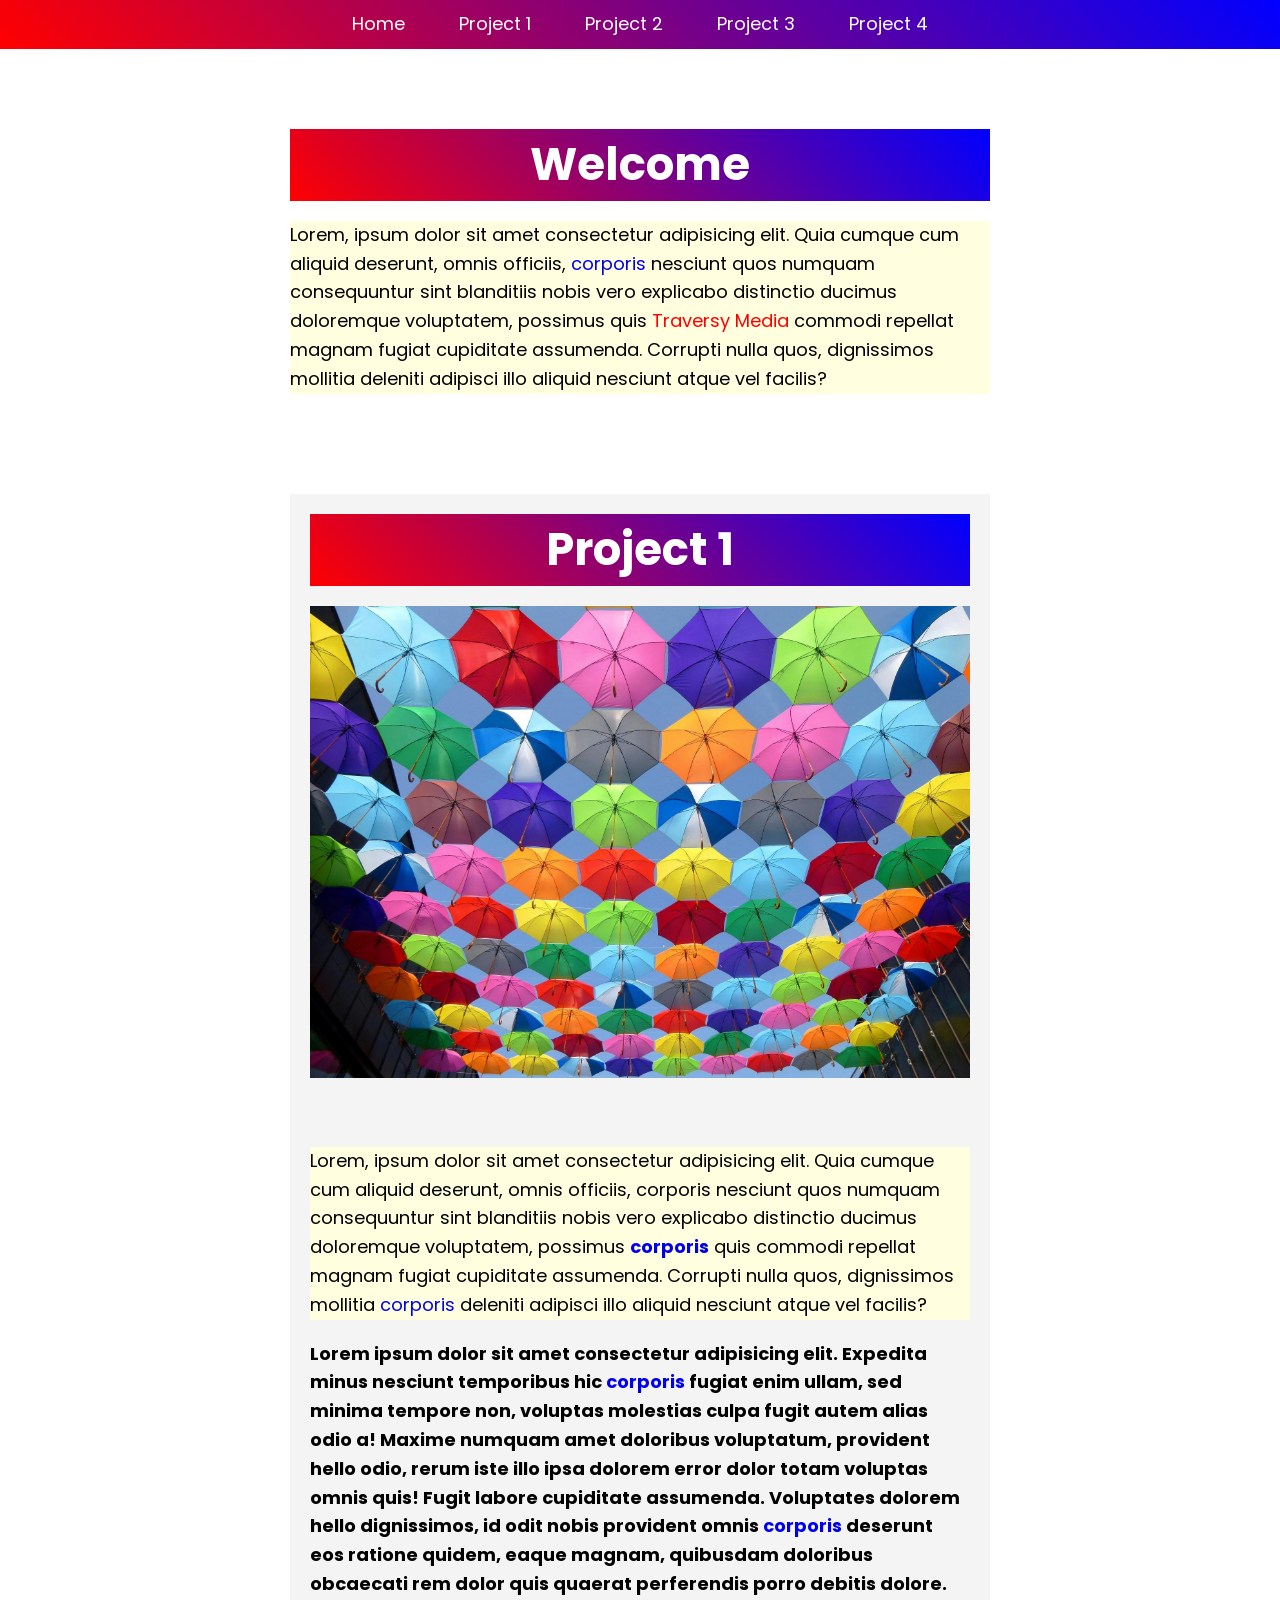
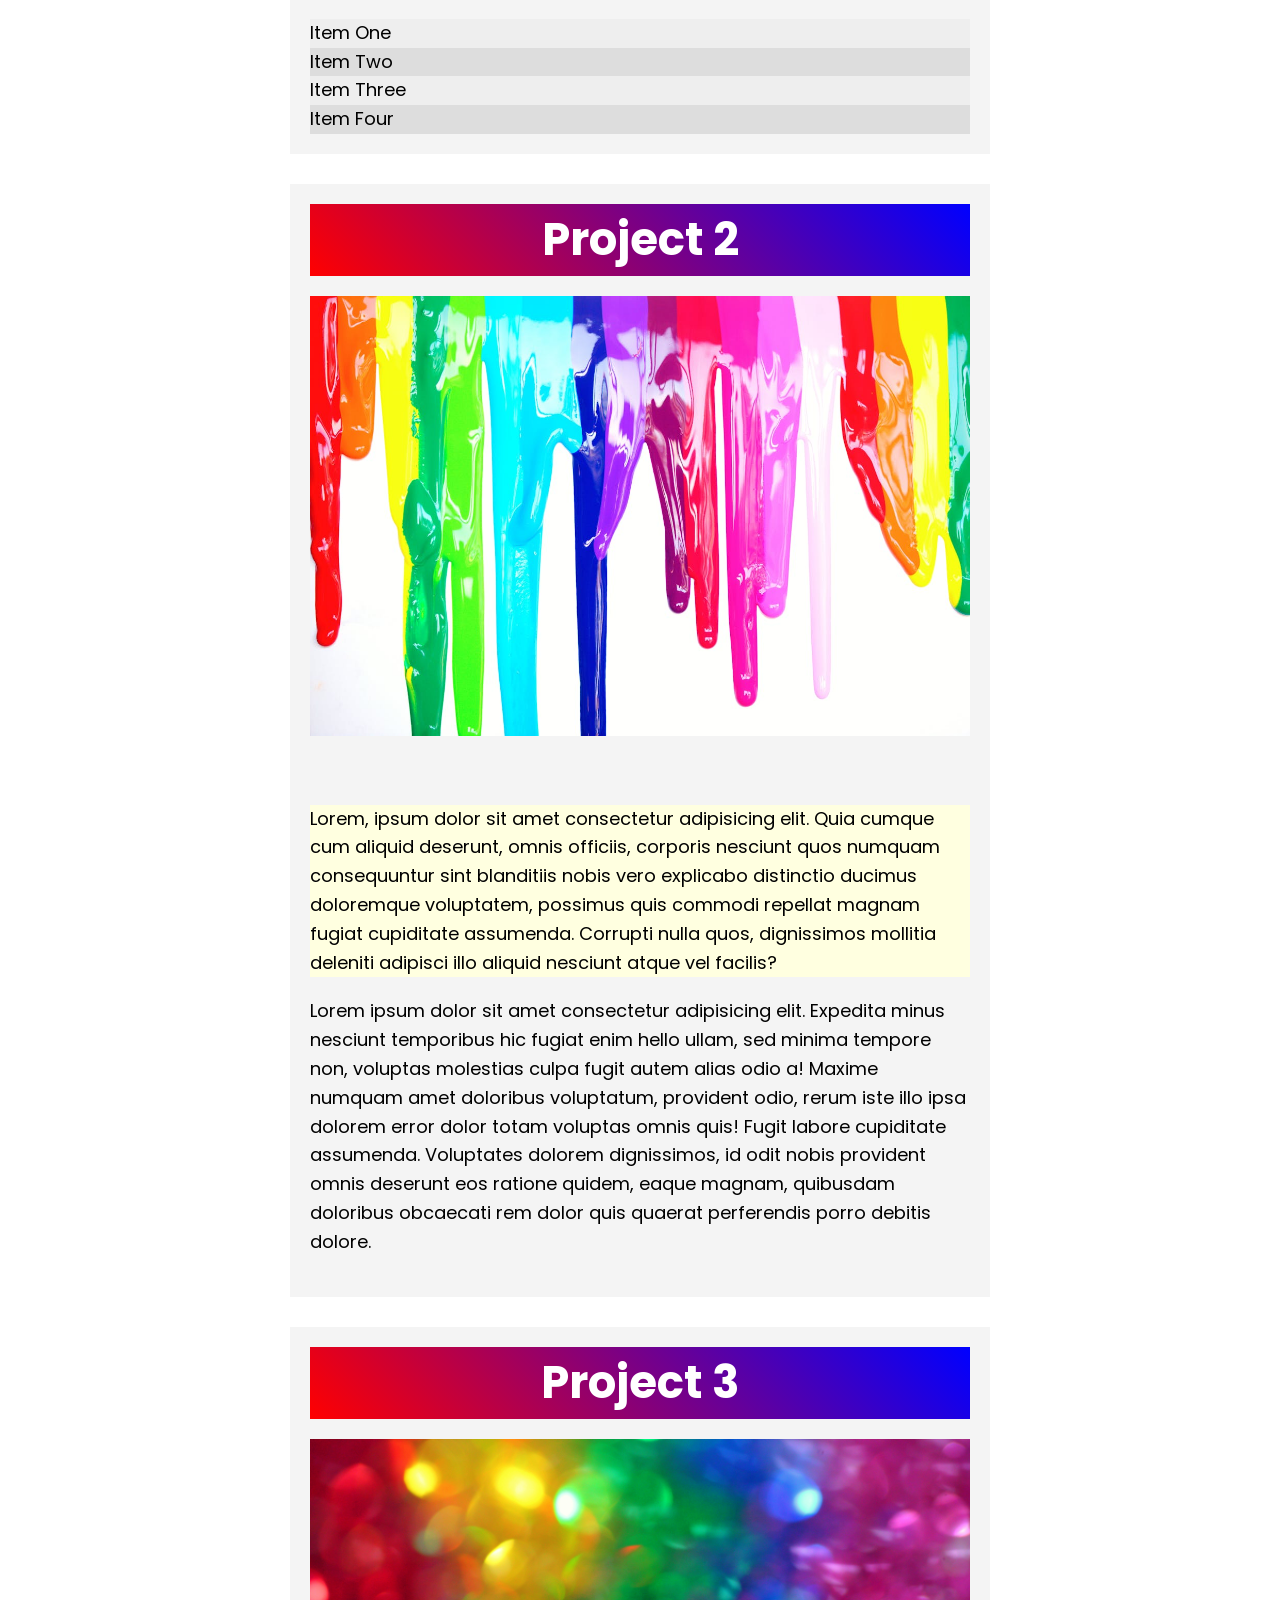
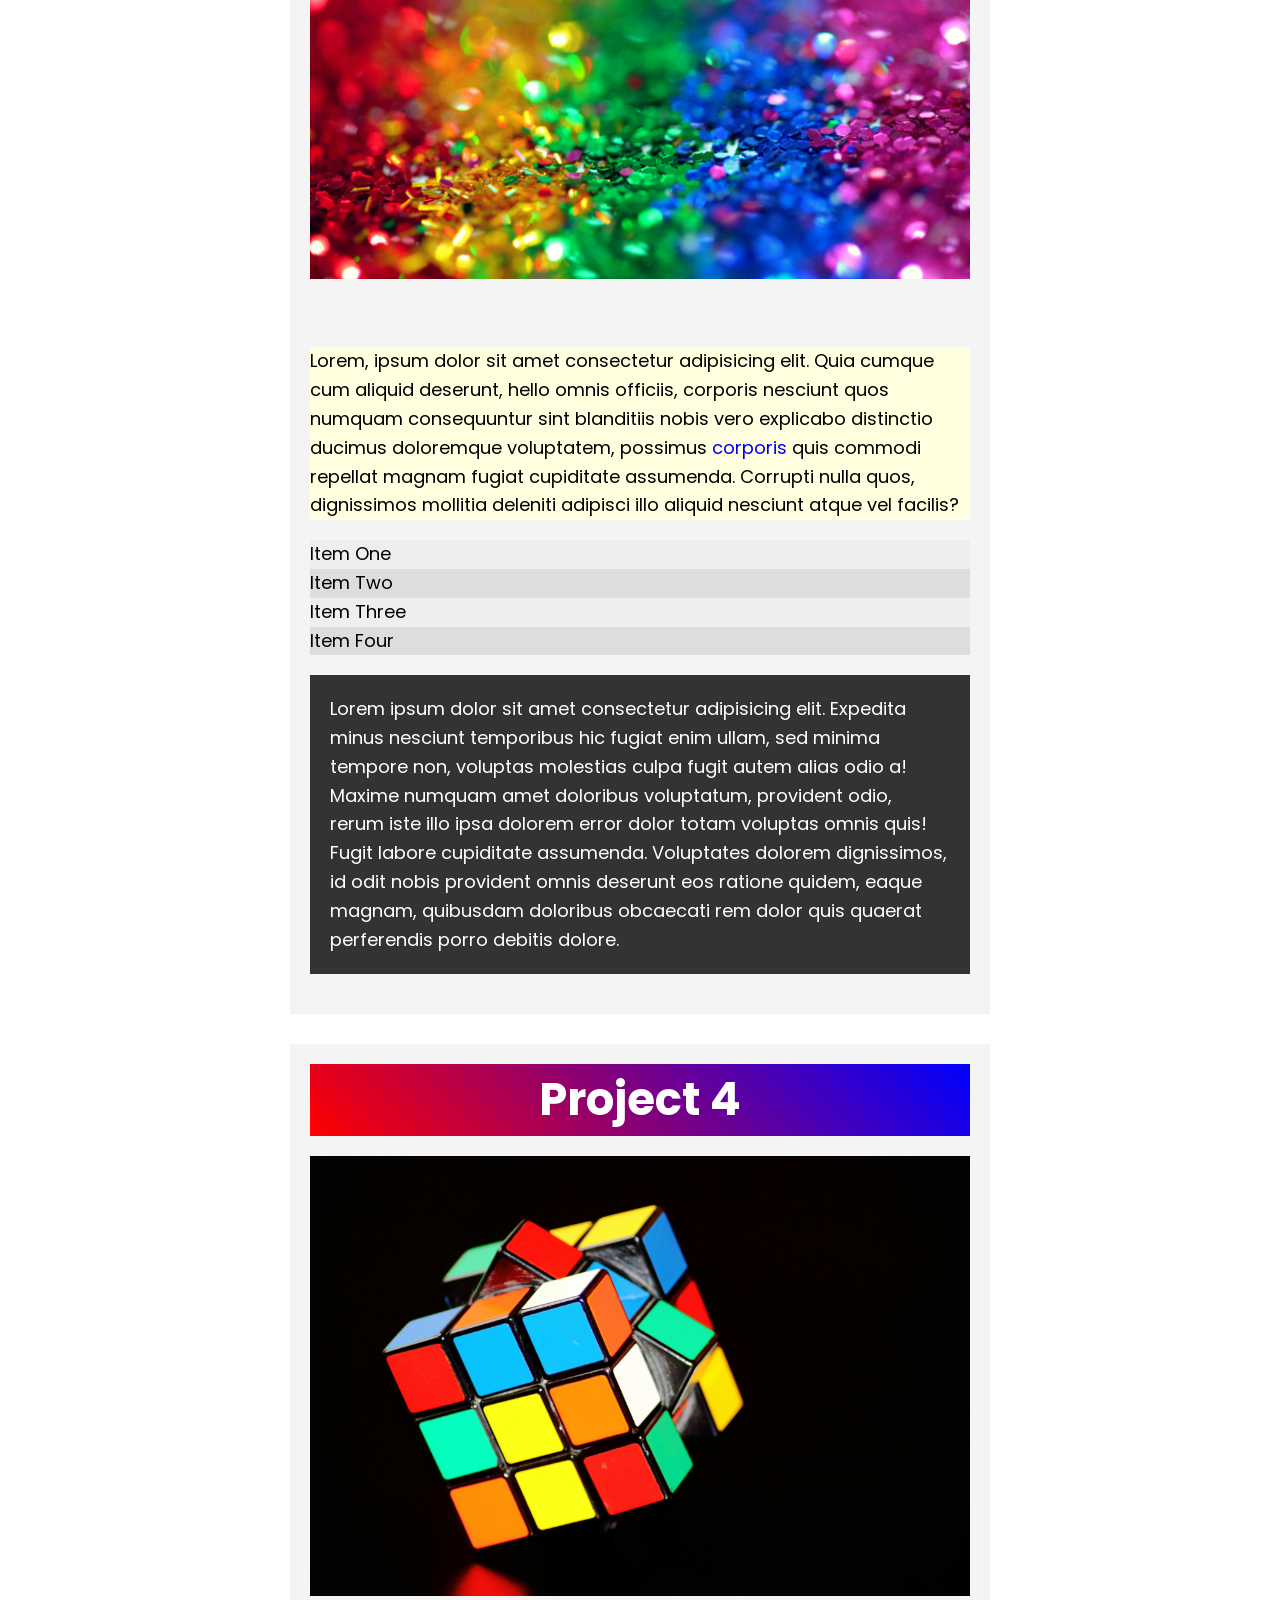
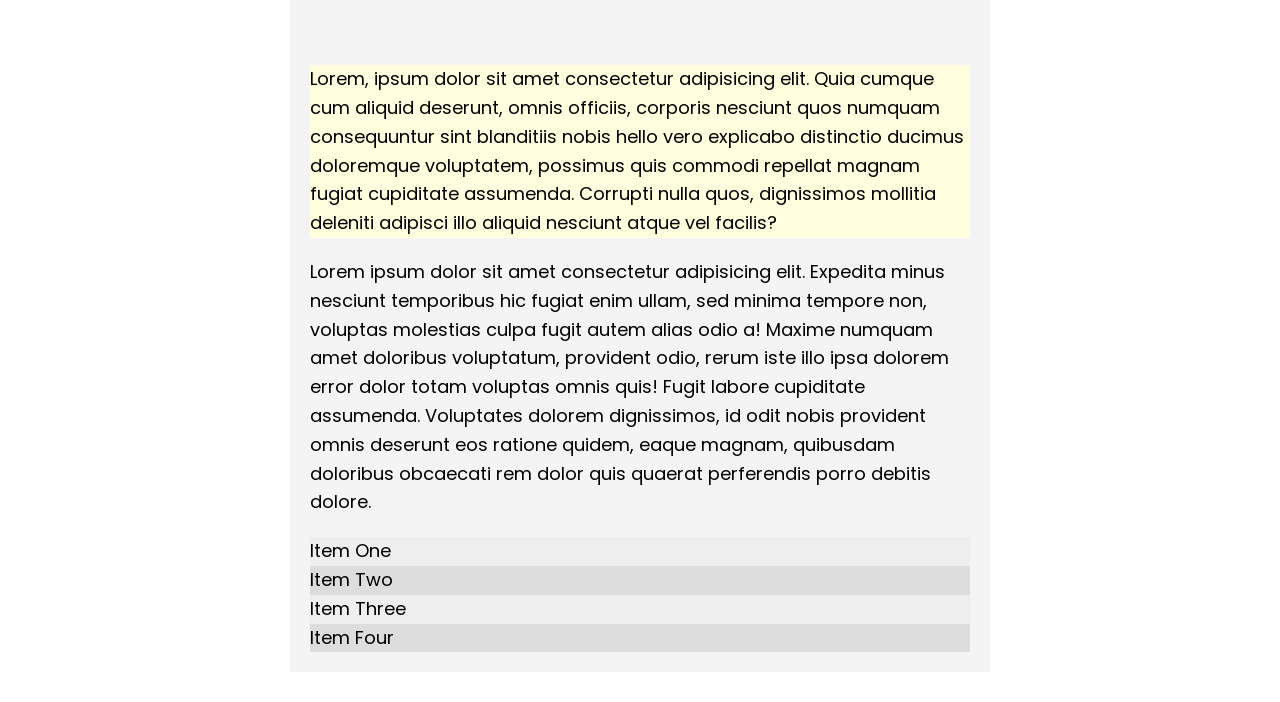
<file: 13-Advanced Selectors/index.html>
<!DOCTYPE html>
<html lang="en">
  <head>
    <meta charset="UTF-8" />
    <meta name="viewport" content="width=device-width, initial-scale=1.0" />
    <link rel="preconnect" href="https://fonts.googleapis.com" />
    <link rel="preconnect" href="https://fonts.gstatic.com" crossorigin />
    <link
      href="https://fonts.googleapis.com/css2?family=Poppins:wght@300;400;500;600;700;800&display=swap"
      rel="stylesheet"
    />
    <link rel="stylesheet" href="styles.css" />
    <title>HTML & CSS Sandbox</title>
  </head>
  <body>
    <header class="header">
      <nav class="menu">
        <ul>
          <li><a href="#home">Home</a></li>
          <li><a href="#project-1">Project 1</a></li>
          <li><a href="#project-2">Project 2</a></li>
          <li><a href="#project-3">Project 3</a></li>
          <li><a href="#project-4">Project 4</a></li>
        </ul>
      </nav>
    </header>

    <main class="container">
      <section id="home" class="section">
        <h2>Welcome</h2>
        <p>
          Lorem, ipsum dolor sit amet consectetur adipisicing elit. Quia cumque
          cum aliquid deserunt, omnis officiis,
          <a href="#">corporis</a> nesciunt quos numquam consequuntur sint
          blanditiis nobis vero explicabo distinctio ducimus doloremque
          voluptatem, possimus quis
          <a href="https://traversymedia.com">Traversy Media</a> commodi
          repellat magnam fugiat cupiditate assumenda. Corrupti nulla quos,
          dignissimos mollitia deleniti adipisci illo aliquid nesciunt atque vel
          facilis?
        </p>
      </section>

      <section id="project-1" class="section">
        <h2>Project 1</h2>
        <img src="./project1.jpg" alt="" />
        <p>
          Lorem, ipsum dolor sit amet consectetur adipisicing elit. Quia cumque
          cum aliquid deserunt, omnis officiis, corporis nesciunt quos numquam
          consequuntur sint blanditiis nobis vero explicabo distinctio ducimus
          doloremque voluptatem, possimus <a href="#">corporis</a> quis commodi
          repellat magnam fugiat cupiditate assumenda. Corrupti nulla quos,
          dignissimos mollitia <a href="#">corporis</a> deleniti adipisci illo
          aliquid nesciunt atque vel facilis?
        </p>

        <p>
          Lorem ipsum dolor sit amet consectetur adipisicing elit. Expedita
          minus nesciunt temporibus hic <a href="#">corporis</a> fugiat enim
          ullam, sed minima tempore non, voluptas molestias culpa fugit autem
          alias odio a! Maxime numquam amet doloribus voluptatum, provident
          hello odio, rerum iste illo ipsa dolorem error dolor totam voluptas
          omnis quis! Fugit labore cupiditate assumenda. Voluptates dolorem
          <span>hello</span> dignissimos, id odit nobis provident omnis
          <a href="#">corporis</a> deserunt eos ratione quidem, eaque magnam,
          quibusdam doloribus obcaecati rem dolor quis quaerat perferendis porro
          debitis dolore.
        </p>

        <ul>
          <li>Item One</li>
          <li>Item Two</li>
          <li>Item Three</li>
          <li>Item Four</li>
        </ul>
      </section>

      <section id="project-2" class="section">
        <h2>Project 2</h2>
        <img src="./project2.jpg" alt="" />
        <p>
          Lorem, ipsum dolor sit amet consectetur adipisicing elit. Quia cumque
          cum aliquid deserunt, omnis officiis, corporis nesciunt quos numquam
          consequuntur sint blanditiis nobis vero explicabo distinctio ducimus
          doloremque voluptatem, possimus quis commodi repellat magnam fugiat
          cupiditate assumenda. Corrupti nulla quos, dignissimos mollitia
          deleniti adipisci illo aliquid nesciunt atque vel facilis?
        </p>

        <p>
          Lorem ipsum dolor sit amet consectetur adipisicing elit. Expedita
          minus nesciunt temporibus hic fugiat enim hello ullam, sed minima
          tempore non, voluptas molestias culpa fugit autem alias odio a! Maxime
          numquam amet doloribus voluptatum, provident odio, rerum iste illo
          ipsa dolorem error dolor totam voluptas omnis quis! Fugit labore
          cupiditate assumenda. Voluptates dolorem dignissimos, id odit nobis
          provident omnis deserunt eos ratione quidem, eaque magnam, quibusdam
          doloribus obcaecati rem dolor quis quaerat perferendis porro debitis
          dolore.
        </p>
      </section>

      <section id="project-3" class="section">
        <h2>Project 3</h2>
        <img src="./project3.jpg" alt="" />
        <p>
          Lorem, ipsum dolor sit amet consectetur adipisicing elit. Quia cumque
          cum aliquid deserunt, <span>hello</span> omnis officiis, corporis
          nesciunt quos numquam consequuntur sint blanditiis nobis vero
          explicabo distinctio ducimus doloremque voluptatem, possimus
          <a href="#">corporis</a> quis commodi repellat magnam fugiat
          cupiditate assumenda. Corrupti nulla quos, dignissimos mollitia
          deleniti adipisci illo aliquid nesciunt atque vel facilis?
        </p>
        <ul>
          <li>Item One</li>
          <li>Item Two</li>
          <li>Item Three</li>
          <li>Item Four</li>
        </ul>
        <p>
          Lorem ipsum dolor sit amet consectetur adipisicing elit. Expedita
          minus nesciunt temporibus hic fugiat enim ullam, sed minima tempore
          non, voluptas molestias culpa fugit autem alias odio a! Maxime numquam
          amet doloribus voluptatum, provident odio, rerum iste illo ipsa
          dolorem error dolor totam voluptas omnis quis! Fugit labore cupiditate
          assumenda. Voluptates dolorem dignissimos, id odit nobis provident
          omnis deserunt eos ratione quidem, eaque magnam, quibusdam doloribus
          obcaecati rem dolor quis quaerat perferendis porro debitis dolore.
        </p>
      </section>

      <section id="project-4" class="section">
        <h2>Project 4</h2>
        <img src="./project4.jpg" alt="" />
        <p>
          Lorem, ipsum dolor sit amet consectetur adipisicing elit. Quia cumque
          cum aliquid deserunt, omnis officiis, corporis nesciunt quos numquam
          consequuntur sint blanditiis nobis <span>hello</span> vero explicabo
          distinctio ducimus doloremque voluptatem, possimus quis commodi
          repellat magnam fugiat cupiditate assumenda. Corrupti nulla quos,
          dignissimos mollitia deleniti adipisci illo aliquid nesciunt atque vel
          facilis?
        </p>

        <p>
          Lorem ipsum dolor sit amet consectetur adipisicing elit. Expedita
          minus nesciunt temporibus hic fugiat enim ullam, sed minima tempore
          non, voluptas molestias culpa fugit autem alias odio a! Maxime numquam
          amet doloribus voluptatum, provident odio, rerum iste illo ipsa
          dolorem error dolor totam voluptas omnis quis! Fugit labore cupiditate
          assumenda. Voluptates dolorem dignissimos, id odit nobis provident
          omnis deserunt eos ratione quidem, eaque magnam, quibusdam doloribus
          obcaecati rem dolor quis quaerat perferendis porro debitis dolore.
        </p>

        <ul>
          <li>Item One</li>
          <li>Item Two</li>
          <li>Item Three</li>
          <li>Item Four</li>
        </ul>
      </section>
    </main>
  </body>
</html>
</file>
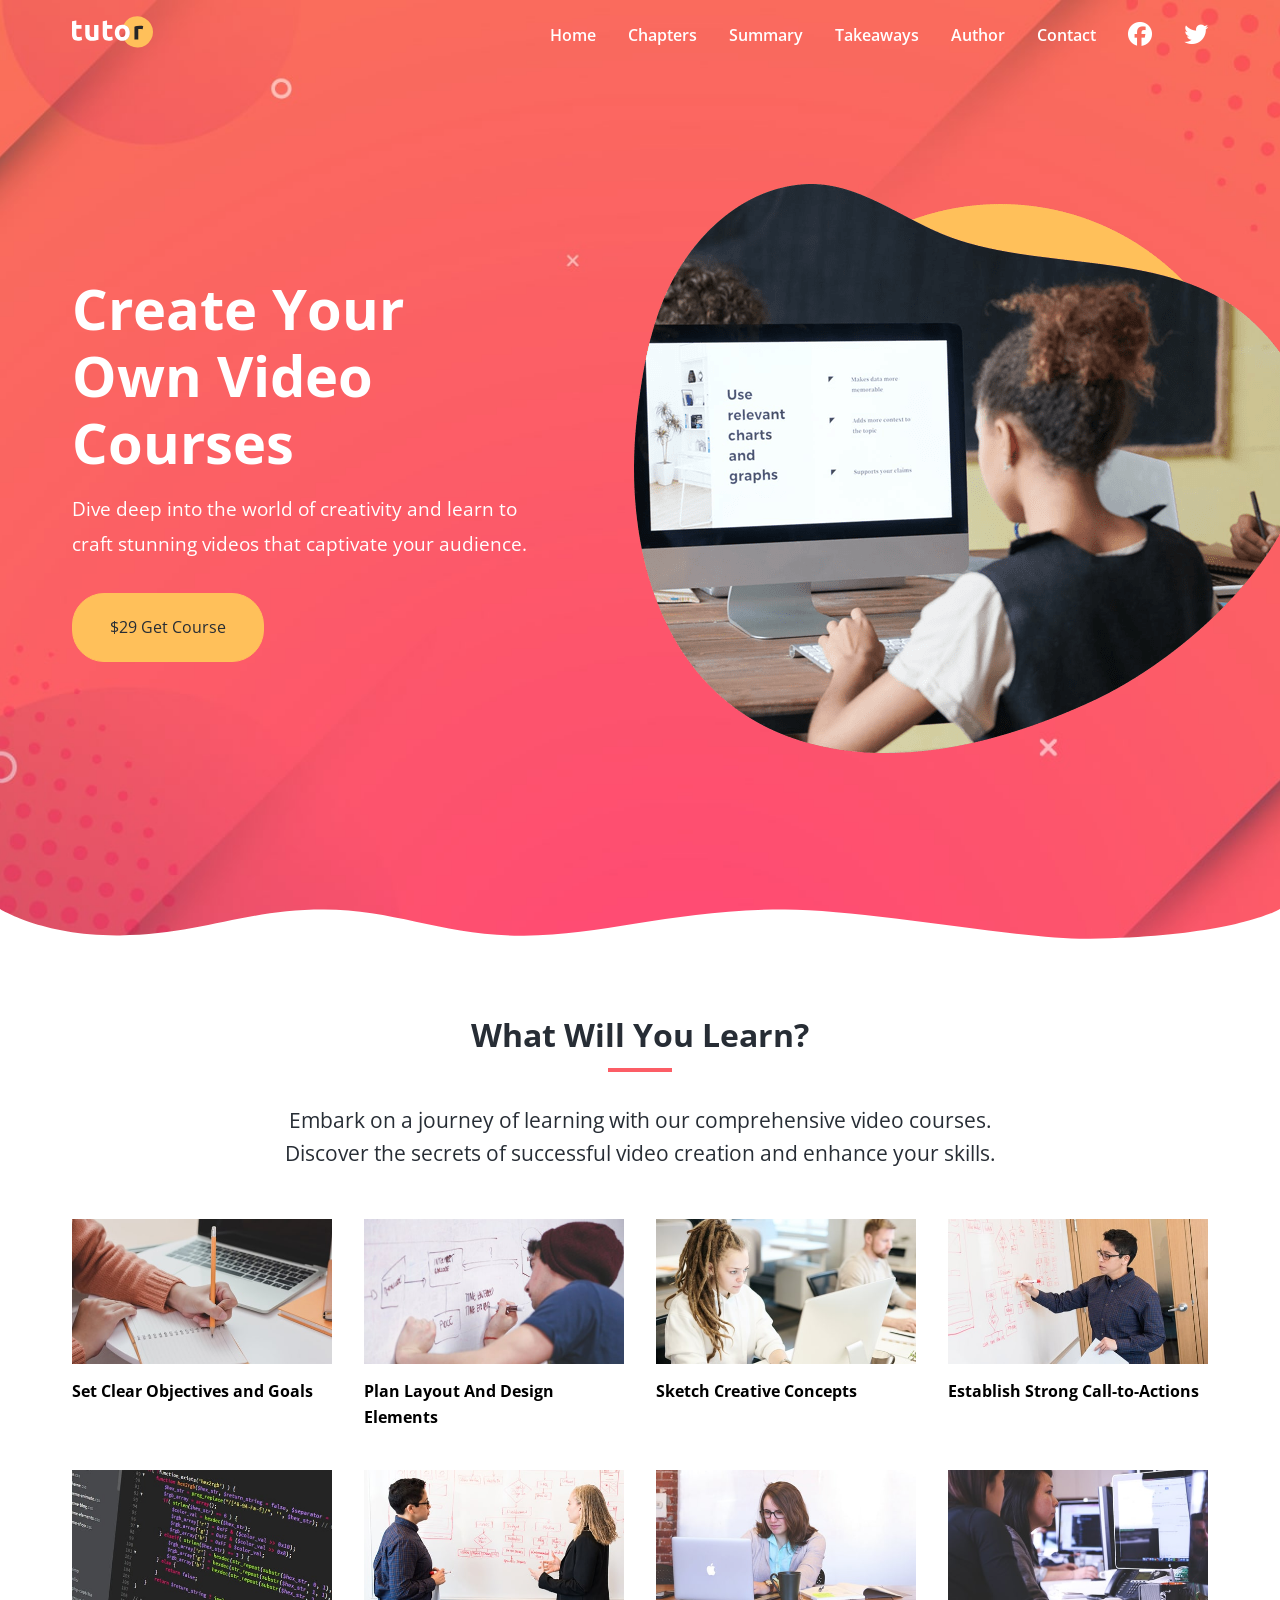
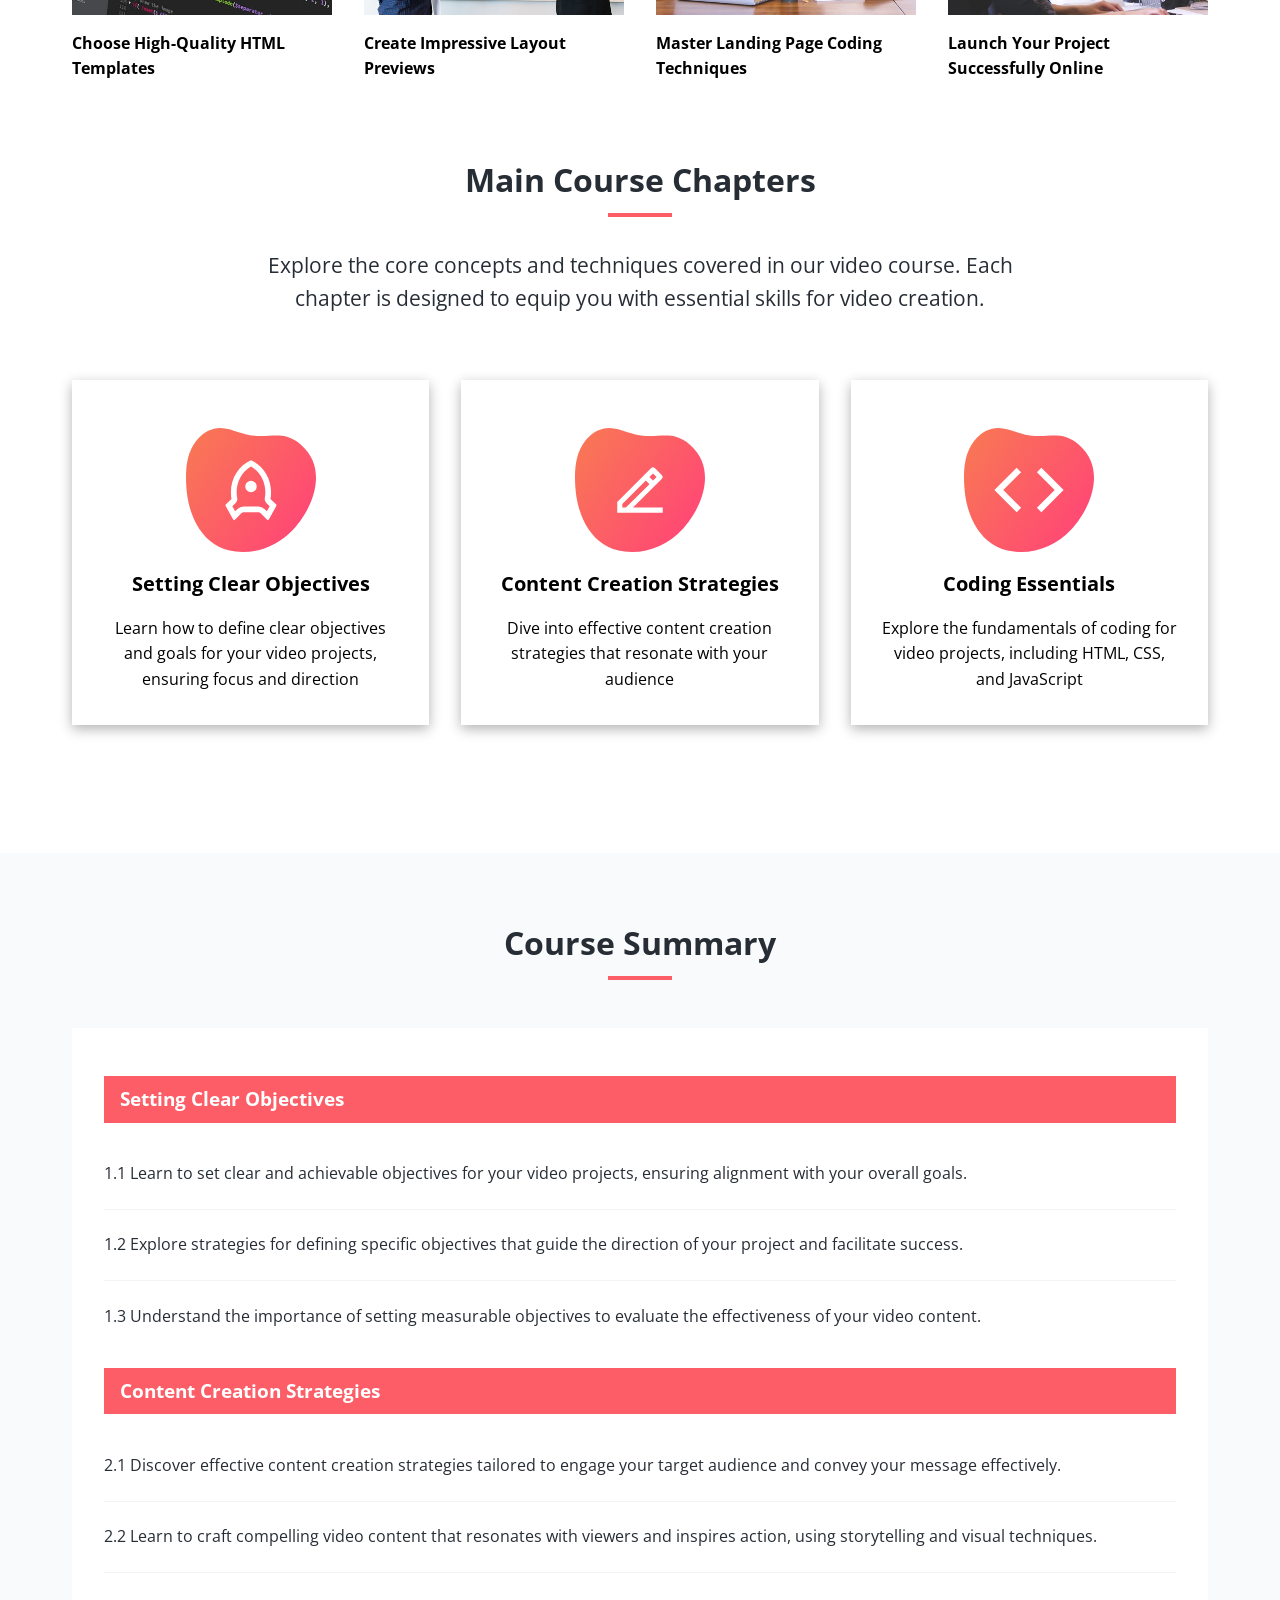
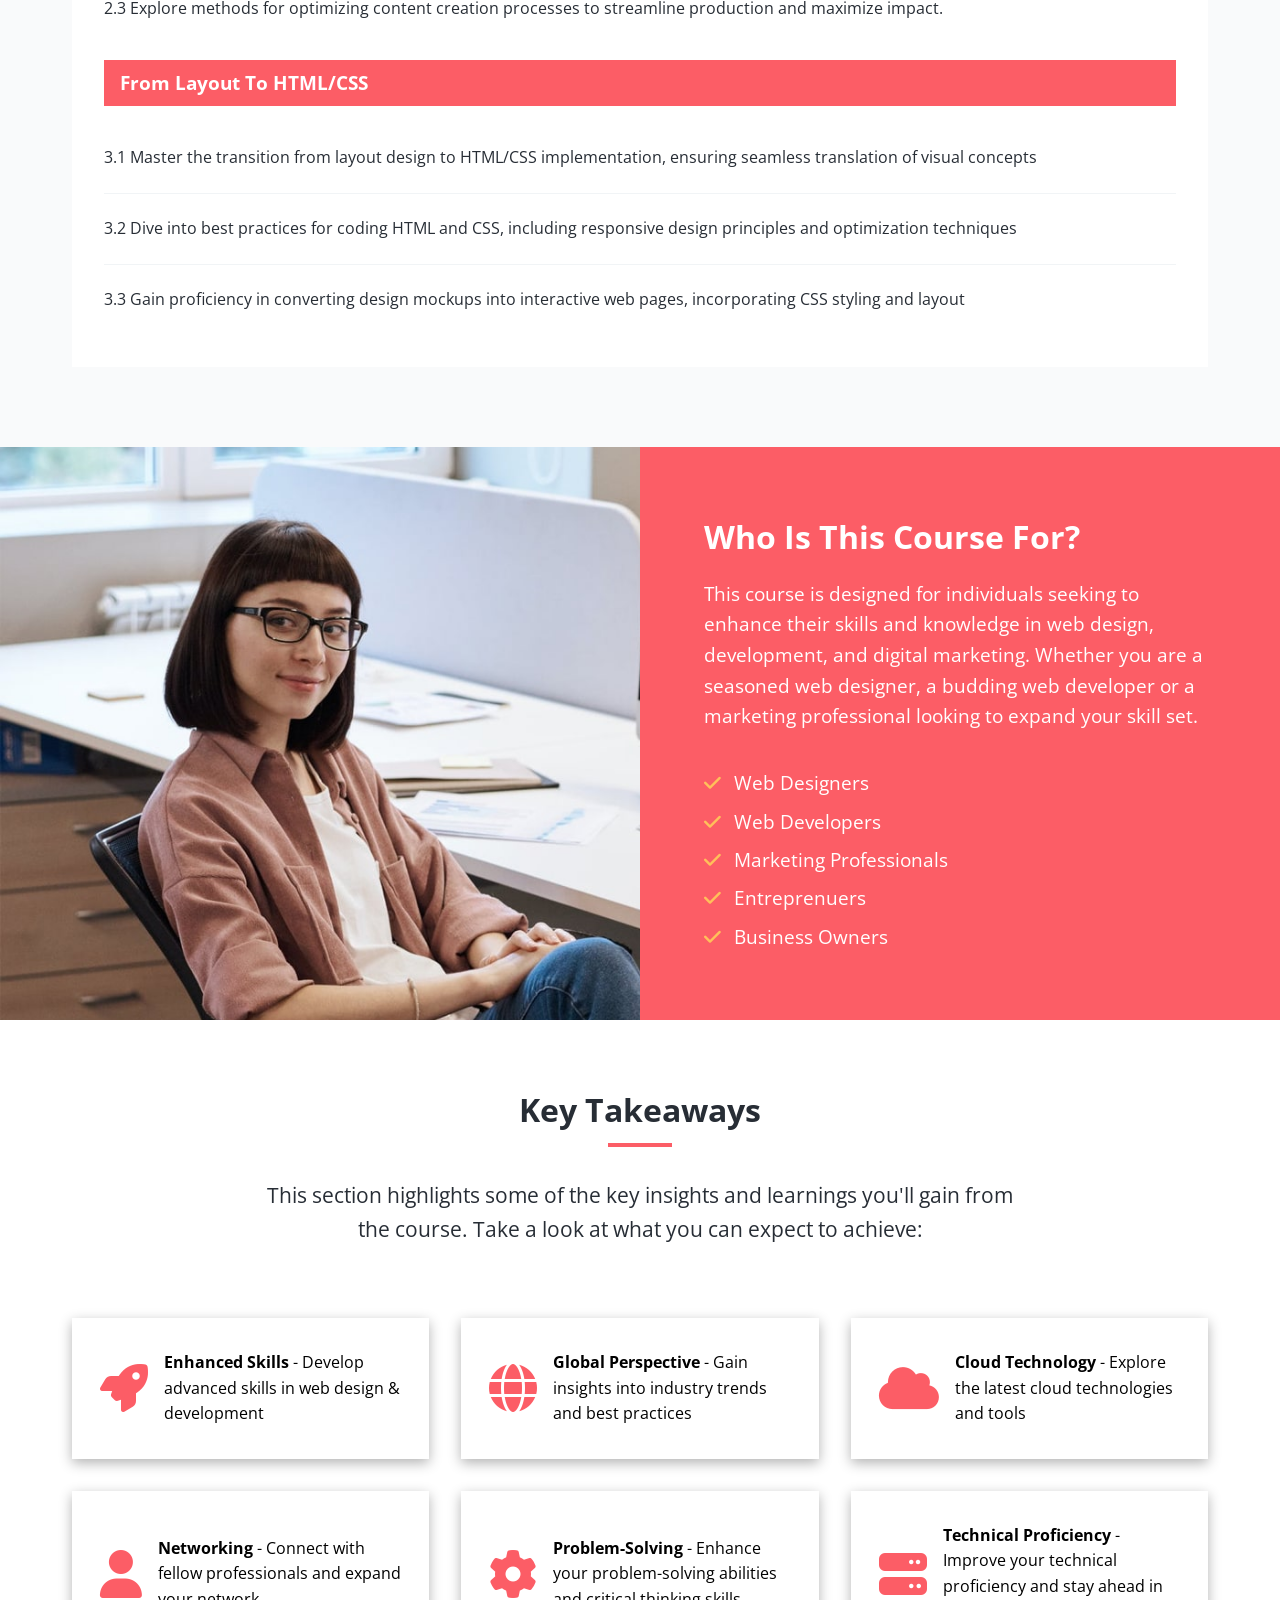
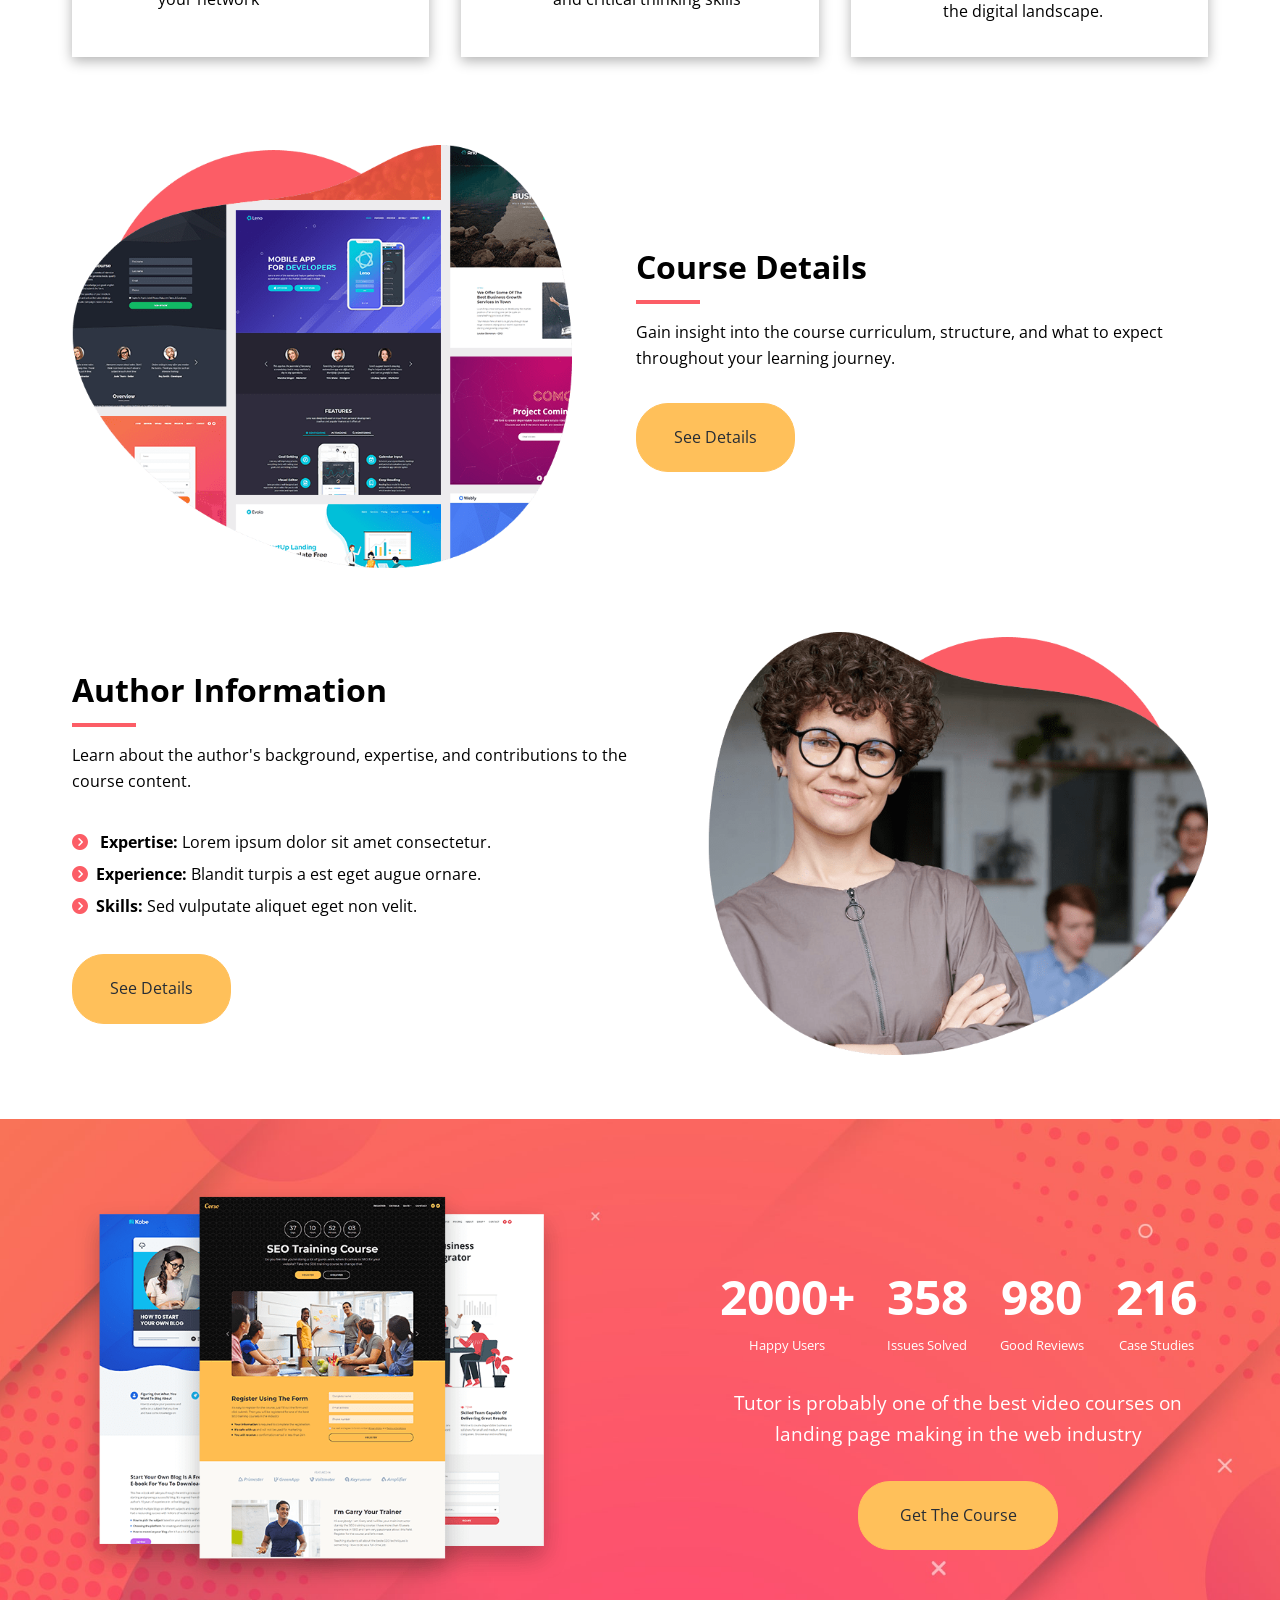
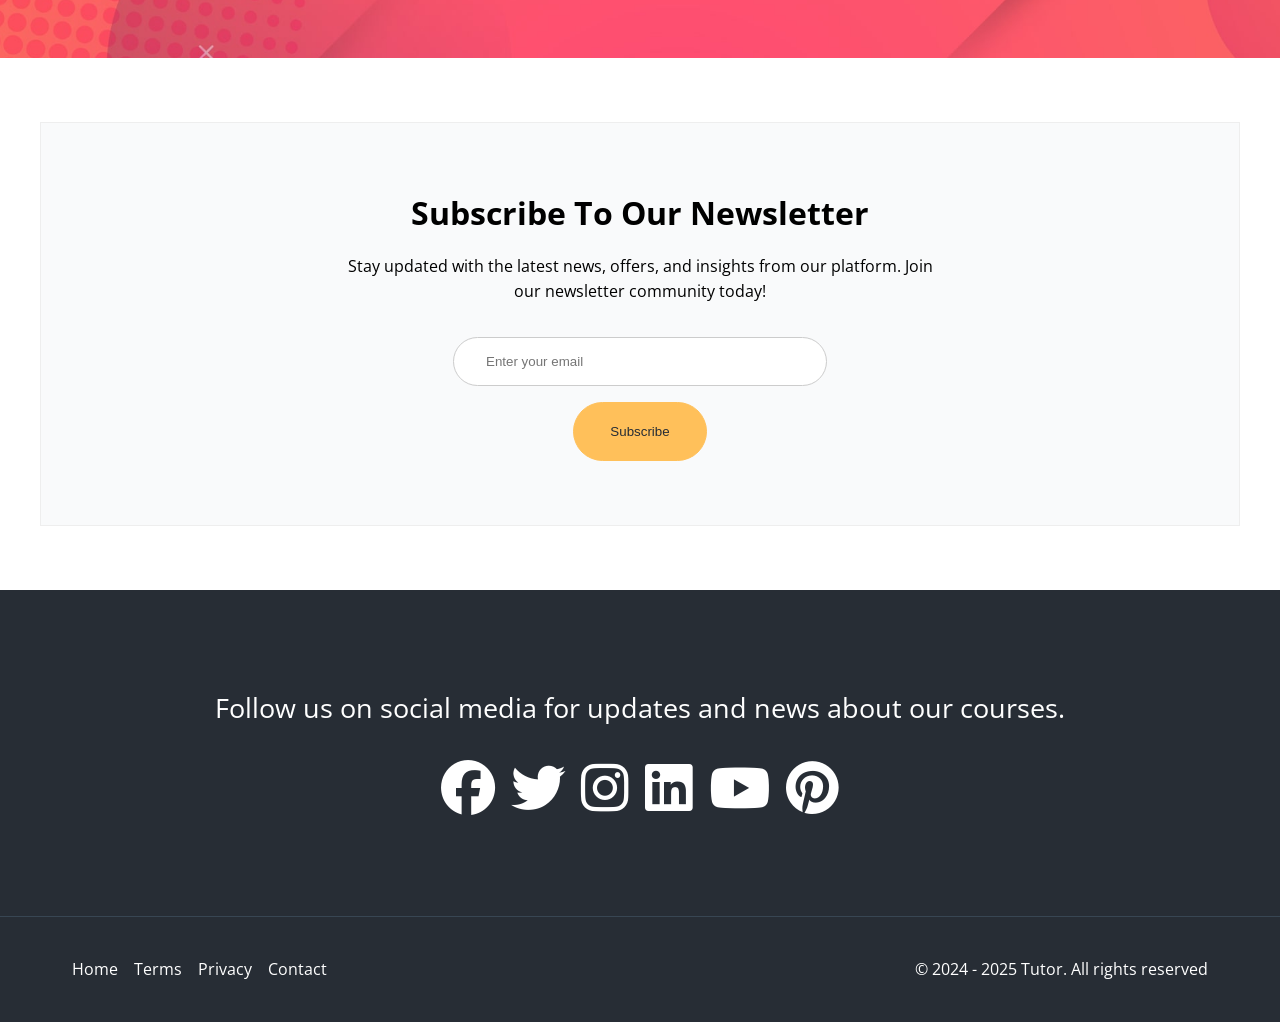
<file: 17-18-Tutor-Website/index.html>
<!DOCTYPE html>
<html lang="en">
  <head>
    <meta charset="UTF-8" />
    <meta name="viewport" content="width=device-width, initial-scale=1.0" />
    <link rel="preconnect" href="https://fonts.googleapis.com" />
    <link rel="preconnect" href="https://fonts.gstatic.com" crossorigin />
    <link
      href="https://fonts.googleapis.com/css2?family=Open+Sans:ital,wght@0,300..800;1,300..800&display=swap"
      rel="stylesheet"
    />
    <link
      rel="stylesheet"
      href="https://cdnjs.cloudflare.com/ajax/libs/font-awesome/6.5.2/css/all.min.css"
      integrity="sha512-SnH5WK+bZxgPHs44uWIX+LLJAJ9/2PkPKZ5QiAj6Ta86w+fsb2TkcmfRyVX3pBnMFcV7oQPJkl9QevSCWr3W6A=="
      crossorigin="anonymous"
      referrerpolicy="no-referrer"
    />
    <link rel="stylesheet" href="./css/styles.css" />
    <link rel="icon" href="./images/favicon.png" />
    <title>Welcome To Tutor</title>
  </head>
  <body>
    <nav class="navbar" role="navigation" aria-label="Main Navigation">
      <div class="navbar-flex container">
        <a href="/" aria-label="Logo Home Link">
          <img src="images/logo.svg" alt="Tutor Logo" />
        </a>

        <div class="main-menu-items">
          <ul class="main-menu-list">
            <li>
              <a href="/">Home</a>
            </li>
            <li>
              <a href="#chapters">Chapters</a>
            </li>
            <li>
              <a href="#summary">Summary</a>
            </li>
            <li>
              <a href="#takeaways">Takeaways</a>
            </li>
            <li>
              <a href="#author">Author</a>
            </li>
            <li>
              <a href="contact.html">Contact</a>
            </li>
            <li>
              <a
                href="https://facebook.com"
                target="_blank"
                aria-label="Follow Us On Facebook"
              >
                <i class="fa-brands fa-facebook"></i>
              </a>
            </li>
            <li>
              <a
                href="https://twitter.com"
                target="_blank"
                aria-label="Follow Us On Twitter"
              >
                <i class="fa-brands fa-twitter"></i>
              </a>
            </li>
          </ul>
        </div>

        <!-- Mobile Menu -->
        <div class="mobile-menu">
          <!-- Hamburger button -->
          <div
            class="mobile-menu-toggle"
            role="button"
            aria-expanded="false"
            aria-controls="mobile-menu-items"
            aria-label="Open mobile menu"
            tabindex="0"
          >
            <i class="fas fa-bars fa-2x"></i>
          </div>
          <!-- Mobile Menu Items -->
          <div class="mobile-menu-items">
            <ul class="mobile-menu-list">
              <li>
                <a href="/">Home</a>
              </li>
              <li>
                <a href="#chapters">Chapters</a>
              </li>
              <li>
                <a href="#summary">Summary</a>
              </li>
              <li>
                <a href="#takeaways">Takeaways</a>
              </li>
              <li>
                <a href="#author">Author</a>
              </li>
              <li>
                <a href="contact.html">Contact</a>
              </li>
              <li>
                <a
                  href="https://facebook.com"
                  target="_blank"
                  aria-label="Follow Us On Facebook"
                >
                  <i class="fa-brands fa-facebook"></i>
                </a>
              </li>
              <li>
                <a
                  href="https://twitter.com"
                  target="_blank"
                  aria-label="Follow Us On Twitter"
                >
                  <i class="fa-brands fa-twitter"></i>
                </a>
              </li>
            </ul>
          </div>
        </div>
      </div>
    </nav>

    <!-- Hero -->
    <header class="hero">
      <div class="container hero-flex">
        <div class="hero-content">
          <h1>Create Your Own Video Courses</h1>
          <p>
            Dive deep into the world of creativity and learn to craft stunning
            videos that captivate your audience.
          </p>
          <a href="#" class="btn">$29 Get Course</a>
        </div>
        <img src="images/header-course.png" alt="hero" />
      </div>

      <svg
        class="frame-decoration"
        data-name="Layer 2"
        xmlns="http://www.w3.org/2000/svg"
        preserveAspectRatio="none"
        viewBox="0 0 1920 192.275"
      >
        <defs>
          <style>
            .cls-1 {
              fill: #ffffff;
            }
          </style>
        </defs>
        <title>frame-decoration</title>
        <path
          class="cls-1"
          d="M0,158.755s63.9,52.163,179.472,50.736c121.494-1.5,185.839-49.738,305.984-49.733,109.21,0,181.491,51.733,300.537,50.233,123.941-1.562,225.214-50.126,390.43-50.374,123.821-.185,353.982,58.374,458.976,56.373,217.907-4.153,284.6-57.236,284.6-57.236V351.03H0V158.755Z"
          transform="translate(0 -158.755)"
        />
      </svg>
    </header>

    <!-- Learn Section -->
    <section class="learn">
      <div class="container">
        <div class="section-header">
          <h2>What Will You Learn?</h2>
          <div class="heading-border"></div>
          <p>
            Embark on a journey of learning with our comprehensive video
            courses. Discover the secrets of successful video creation and
            enhance your skills.
          </p>
        </div>

        <div class="topics">
          <div class="topic">
            <div class="topic-image">
              <img src="images/description-1.jpg" alt="topic" />
            </div>
            <div class="topic-text">
              <h3>Set Clear Objectives and Goals</h3>
            </div>
          </div>
          <div class="topic">
            <div class="topic-image">
              <img src="images/description-2.jpg" alt="alternative" />
            </div>
            <div class="topic-text">
              <h3>Plan Layout And Design Elements</h3>
            </div>
          </div>
          <div class="topic">
            <div class="topic-image">
              <img src="images/description-3.jpg" alt="alternative" />
            </div>
            <div class="topic-text">
              <h3>Sketch Creative Concepts</h3>
            </div>
          </div>
          <div class="topic">
            <div class="topic-image">
              <img src="images/description-4.jpg" alt="alternative" />
            </div>
            <div class="topic-text">
              <h3>Establish Strong Call-to-Actions</h3>
            </div>
          </div>
          <div class="topic">
            <div class="topic-image">
              <img src="images/description-5.jpg" alt="alternative" />
            </div>
            <div class="topic-text">
              <h3>Choose High-Quality HTML Templates</h3>
            </div>
          </div>
          <div class="topic">
            <div class="topic-image">
              <img src="images/description-6.jpg" alt="alternative" />
            </div>
            <div class="topic-text">
              <h3>Create Impressive Layout Previews</h3>
            </div>
          </div>
          <div class="topic">
            <div class="topic-image">
              <img src="images/description-7.jpg" alt="alternative" />
            </div>
            <div class="topic-text">
              <h3>Master Landing Page Coding Techniques</h3>
            </div>
          </div>
          <div class="topic">
            <div class="topic-image">
              <img src="images/description-8.jpg" alt="alternative" />
            </div>
            <div class="topic-text">
              <h3>Launch Your Project Successfully Online</h3>
            </div>
          </div>
        </div>
      </div>
    </section>

    <!-- Course Chapter Section -->
    <section class="chapters section" id="chapters">
      <div class="container">
        <div class="section-header">
          <h2>Main Course Chapters</h2>
          <div class="heading-border"></div>
          <p>
            Explore the core concepts and techniques covered in our video
            course. Each chapter is designed to equip you with essential skills
            for video creation.
          </p>
        </div>
        <div class="chapter-cards">
          <div class="card">
            <img src="images/chapters-icon-1.svg" alt="chapter 1" />
            <h3>Setting Clear Objectives</h3>
            <p>
              Learn how to define clear objectives and goals for your video
              projects, ensuring focus and direction
            </p>
          </div>
          <div class="card">
            <img src="images/chapters-icon-2.svg" alt="chapter 2" />
            <h3>Content Creation Strategies</h3>
            <p>
              Dive into effective content creation strategies that resonate with
              your audience
            </p>
          </div>
          <div class="card">
            <img src="images/chapters-icon-3.svg" alt="chapter 3" />
            <h3>Coding Essentials</h3>
            <p>
              Explore the fundamentals of coding for video projects, including
              HTML, CSS, and JavaScript
            </p>
          </div>
        </div>
      </div>
    </section>

    <!-- Course Summary -->
    <section class="summary" id="summary">
      <div class="container">
        <div class="section-header">
          <h2>Course Summary</h2>
          <div class="heading-border"></div>
        </div>
        <div class="section-lists">
          <div class="list">
            <div class="list-header">Setting Clear Objectives</div>
            <div class="list-item">
              1.1 Learn to set clear and achievable objectives for your video
              projects, ensuring alignment with your overall goals.
            </div>
            <div class="list-item">
              1.2 Explore strategies for defining specific objectives that guide
              the direction of your project and facilitate success.
            </div>
            <div class="list-item">
              1.3 Understand the importance of setting measurable objectives to
              evaluate the effectiveness of your video content.
            </div>
          </div>

          <div class="list">
            <div class="list-header">Content Creation Strategies</div>
            <div class="list-item">
              2.1 Discover effective content creation strategies tailored to
              engage your target audience and convey your message effectively.
            </div>
            <div class="list-item">
              2.2 Learn to craft compelling video content that resonates with
              viewers and inspires action, using storytelling and visual
              techniques.
            </div>
            <div class="list-item">
              2.3 Explore methods for optimizing content creation processes to
              streamline production and maximize impact.
            </div>
          </div>

          <div class="list">
            <div class="list-header">From Layout To HTML/CSS</div>
            <div class="list-item">
              3.1 Master the transition from layout design to HTML/CSS
              implementation, ensuring seamless translation of visual concepts
            </div>
            <div class="list-item">
              3.2 Dive into best practices for coding HTML and CSS, including
              responsive design principles and optimization techniques
            </div>
            <div class="list-item">
              3.3 Gain proficiency in converting design mockups into interactive
              web pages, incorporating CSS styling and layout
            </div>
          </div>
        </div>
      </div>
    </section>

    <!-- Info -->
    <section class="info" id="info">
      <div class="info-container">
        <div class="info-left"></div>
        <div class="info-content">
          <h2>Who Is This Course For?</h2>
          <p>
            This course is designed for individuals seeking to enhance their
            skills and knowledge in web design, development, and digital
            marketing. Whether you are a seasoned web designer, a budding web
            developer or a marketing professional looking to expand your skill
            set.
          </p>
          <ul>
            <li><i class="fas fa-check"></i> Web Designers</li>
            <li><i class="fas fa-check"></i> Web Developers</li>
            <li><i class="fas fa-check"></i> Marketing Professionals</li>
            <li><i class="fas fa-check"></i> Entreprenuers</li>
            <li><i class="fas fa-check"></i> Business Owners</li>
          </ul>
        </div>
      </div>
    </section>

    <!-- Takeaways -->
    <section class="takeaways section" id="takeaways">
      <div class="container">
        <div class="section-header">
          <h2>Key Takeaways</h2>
          <div class="heading-border"></div>
          <p>
            This section highlights some of the key insights and learnings
            you'll gain from the course. Take a look at what you can expect to
            achieve:
          </p>
        </div>
        <div class="takeaways-cards">
          <div class="card">
            <i class="fas fa-rocket fa-3x text-primary"></i>
            <p>
              <strong>Enhanced Skills</strong> - Develop advanced skills in web
              design & development
            </p>
          </div>
          <div class="card">
            <i class="fas fa-globe fa-3x text-primary"></i>
            <p>
              <strong>Global Perspective</strong> - Gain insights into industry
              trends and best practices
            </p>
          </div>
          <div class="card">
            <i class="fas fa-cloud fa-3x text-primary"></i>
            <p>
              <strong>Cloud Technology</strong> - Explore the latest cloud
              technologies and tools
            </p>
          </div>
          <div class="card">
            <i class="fas fa-user fa-3x text-primary"></i>
            <p>
              <strong>Networking </strong> - Connect with fellow professionals
              and expand your network
            </p>
          </div>
          <div class="card">
            <i class="fas fa-cog fa-3x text-primary"></i>
            <p>
              <strong>Problem-Solving</strong> - Enhance your problem-solving
              abilities and critical thinking skills
            </p>
          </div>
          <div class="card">
            <i class="fas fa-server fa-3x text-primary"></i>
            <p>
              <strong>Technical Proficiency</strong> - Improve your technical
              proficiency and stay ahead in the digital landscape.
            </p>
          </div>
        </div>
      </div>
    </section>

    <!-- Course Details -->
    <section class="details section" id="details">
      <div class="container details-flex">
        <img src="images/details.png" alt="details" />
        <div class="details-content">
          <h2>Course Details</h2>
          <div class="heading-border"></div>
          <p>
            Gain insight into the course curriculum, structure, and what to
            expect throughout your learning journey.
          </p>
          <a href="#" class="btn">See Details</a>
        </div>
      </div>
    </section>

    <!-- Author Info -->
    <section class="details section" id="author">
      <div class="container details-flex">
        <img src="images/author.png" alt="details" />
        <div class="details-content">
          <h2>Author Information</h2>
          <div class="heading-border"></div>
          <p>
            Learn about the author's background, expertise, and contributions to
            the course content.
          </p>
          <ul>
            <li>
              <i class="fas fa-chevron-circle-right text-primary"></i>
              <strong> Expertise: </strong> Lorem ipsum dolor sit amet
              consectetur.
            </li>
            <li>
              <i class="fas fa-chevron-circle-right text-primary"></i
              ><strong>Experience:</strong> Blandit turpis a est eget augue
              ornare.
            </li>
            <li>
              <i class="fas fa-chevron-circle-right text-primary"></i
              ><strong>Skills:</strong> Sed vulputate aliquet eget non velit.
            </li>
          </ul>
          <a href="#" class="btn">See Details</a>
        </div>
      </div>
    </section>

    <!-- Stats -->
    <section class="stats section" id="stats">
      <div class="container stats-flex">
        <img src="images/stats.png" alt="stats" />
        <div class="stats-content">
          <div class="stats-numbers">
            <div>
              <h3>2000+</h3>
              <p>Happy Users</p>
            </div>
            <div>
              <h3>358</h3>
              <p>Issues Solved</p>
            </div>
            <div>
              <h3>980</h3>
              <p>Good Reviews</p>
            </div>
            <div>
              <h3>216</h3>
              <p>Case Studies</p>
            </div>
          </div>

          <p class="stats-text">
            Tutor is probably one of the best video courses on landing page
            making in the web industry
          </p>
          <a href="#" class="btn">Get The Course</a>
        </div>
      </div>
    </section>

    <!-- Newsletter -->
    <section class="newsletter section" id="newsletter">
      <div class="container newsletter-flex">
        <h2>Subscribe To Our Newsletter</h2>
        <p>
          Stay updated with the latest news, offers, and insights from our
          platform. Join our newsletter community today!
        </p>
        <form>
          <input
            type="email"
            name="email"
            id="email"
            placeholder="Enter your email"
          />
          <button type="submit" class="btn">Subscribe</button>
        </form>
      </div>
    </section>

    <!-- Social -->
    <section class="social section">
      <div class="container">
        <p>Follow us on social media for updates and news about our courses.</p>
        <div class="social-icons">
          <a
            href="https://facebook.com"
            target="_blank"
            aria-label="Follow Us On Facebook"
          >
            <i class="fa-brands fa-facebook fa-2x"></i>
          </a>
          <a
            href="https://twitter.com"
            target="_blank"
            aria-label="Follow Us On Twitter"
          >
            <i class="fa-brands fa-twitter fa-2x"></i>
          </a>
          <a
            href="https://instagram.com"
            target="_blank"
            aria-label="Follow Us On Instagram"
            ><i class="fa-brands fa-instagram fa-2x"></i>
          </a>
          <a
            href="https://linkdin.com"
            target="_blank"
            aria-label="Follow Us On Linkdin"
            ><i class="fa-brands fa-linkedin fa-2x"></i>
          </a>
          <a
            href="https://youtube.com"
            target="_blank"
            aria-label="Follow Us On Youtube"
          >
            <i class="fa-brands fa-youtube fa-2x"></i>
          </a>
          <a
            href="https://pinterest.com"
            target="_blank"
            aria-label="Follow Us On Pinterest"
          >
            <i class="fa-brands fa-pinterest fa-2x"></i>
          </a>
        </div>
      </div>
    </section>

    <footer class="footer">
      <div class="container footer-flex">
        <ul class="footer-links">
          <li><a href="#">Home</a></li>
          <li><a href="#">Terms</a></li>
          <li><a href="#">Privacy</a></li>
          <li><a href="contact.html">Contact</a></li>
        </ul>
        <p>&copy; 2024 - 2025 Tutor. All rights reserved</p>
      </div>
    </footer>

    <script src="js/script.js"></script>
  </body>
</html>
</file>
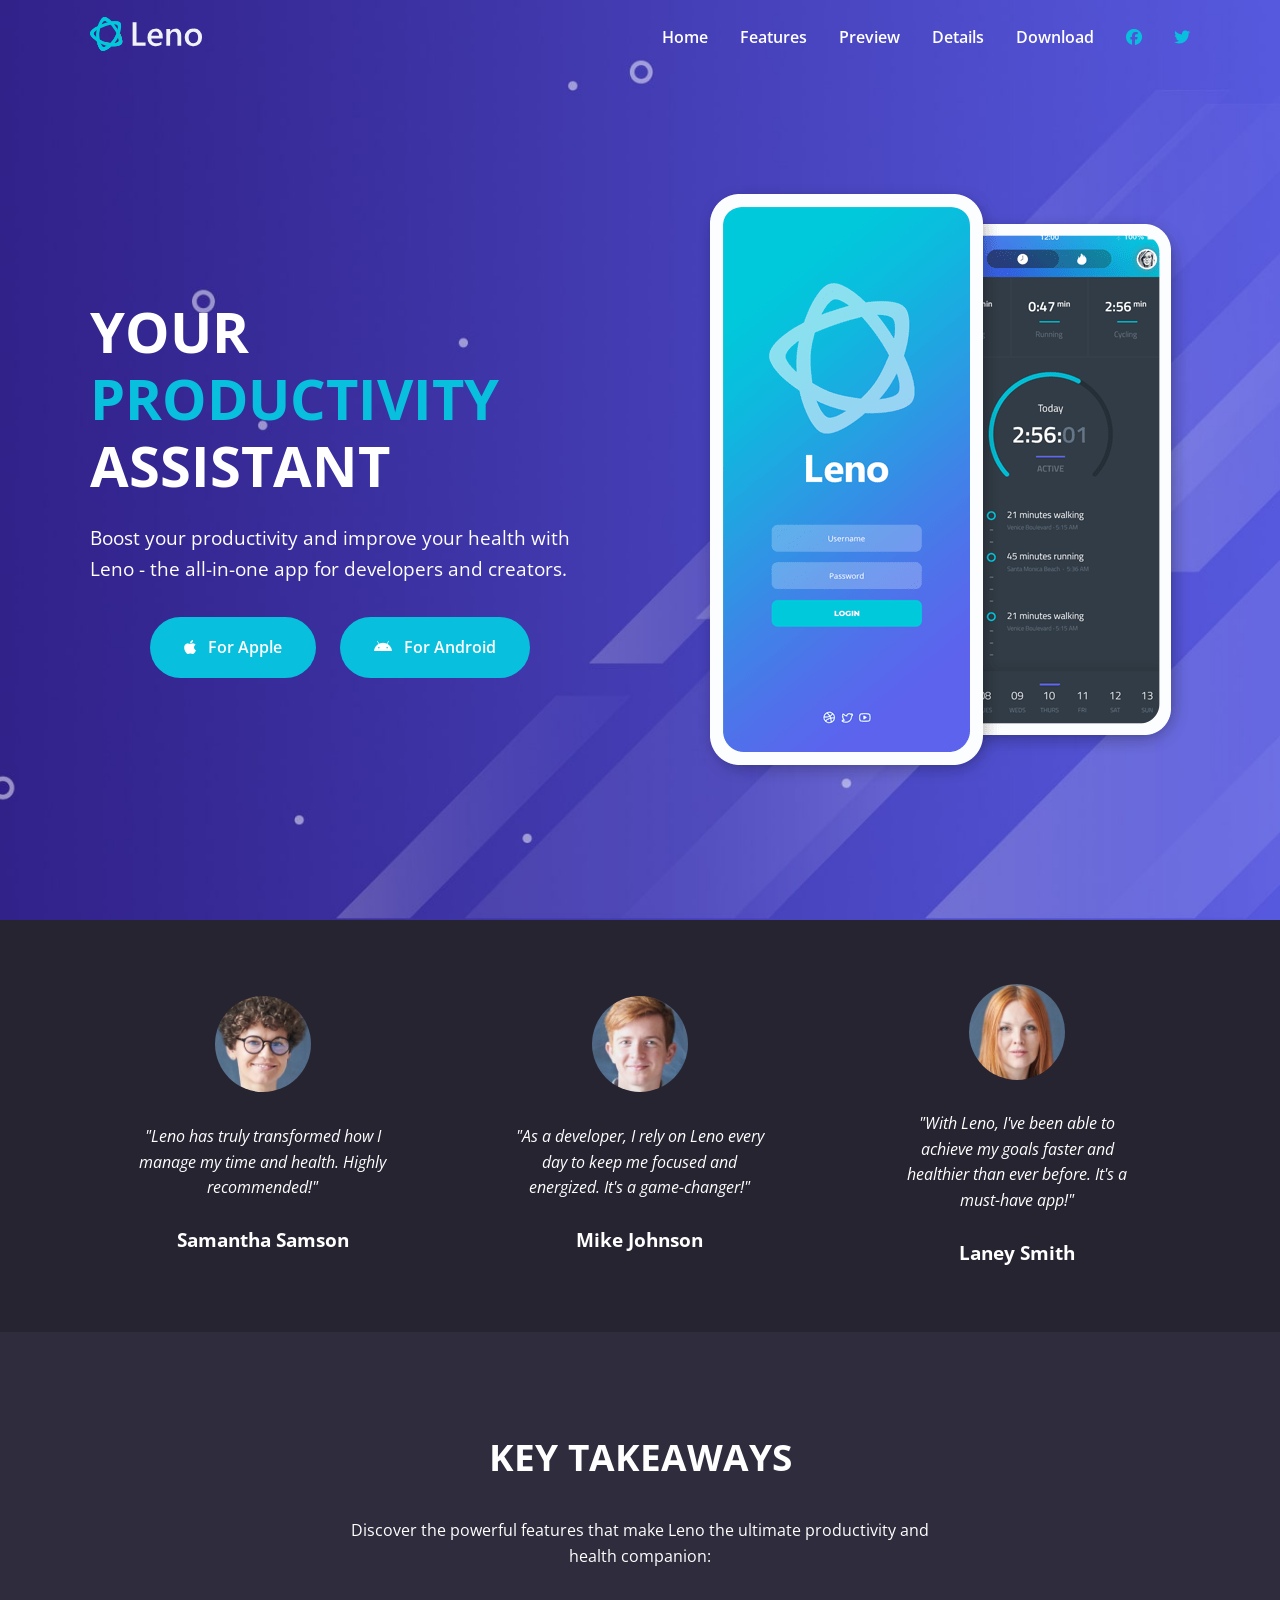
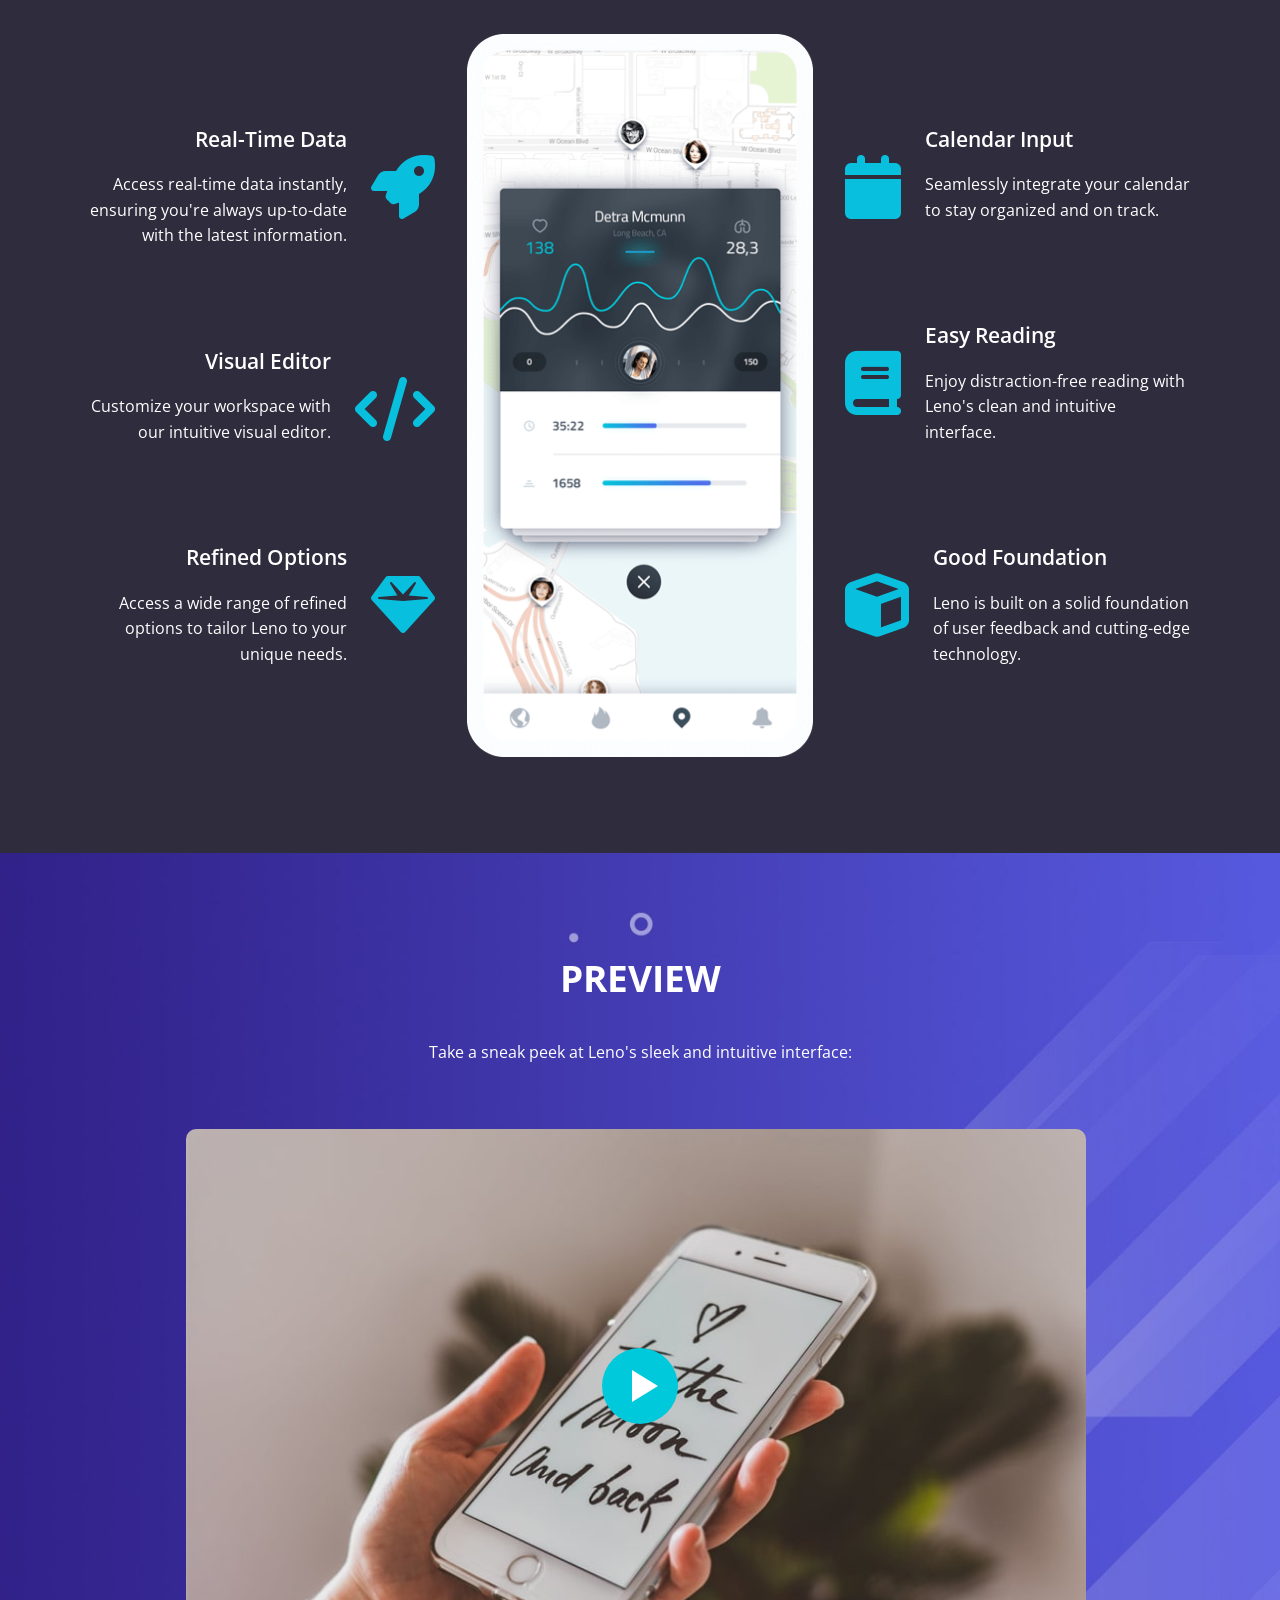
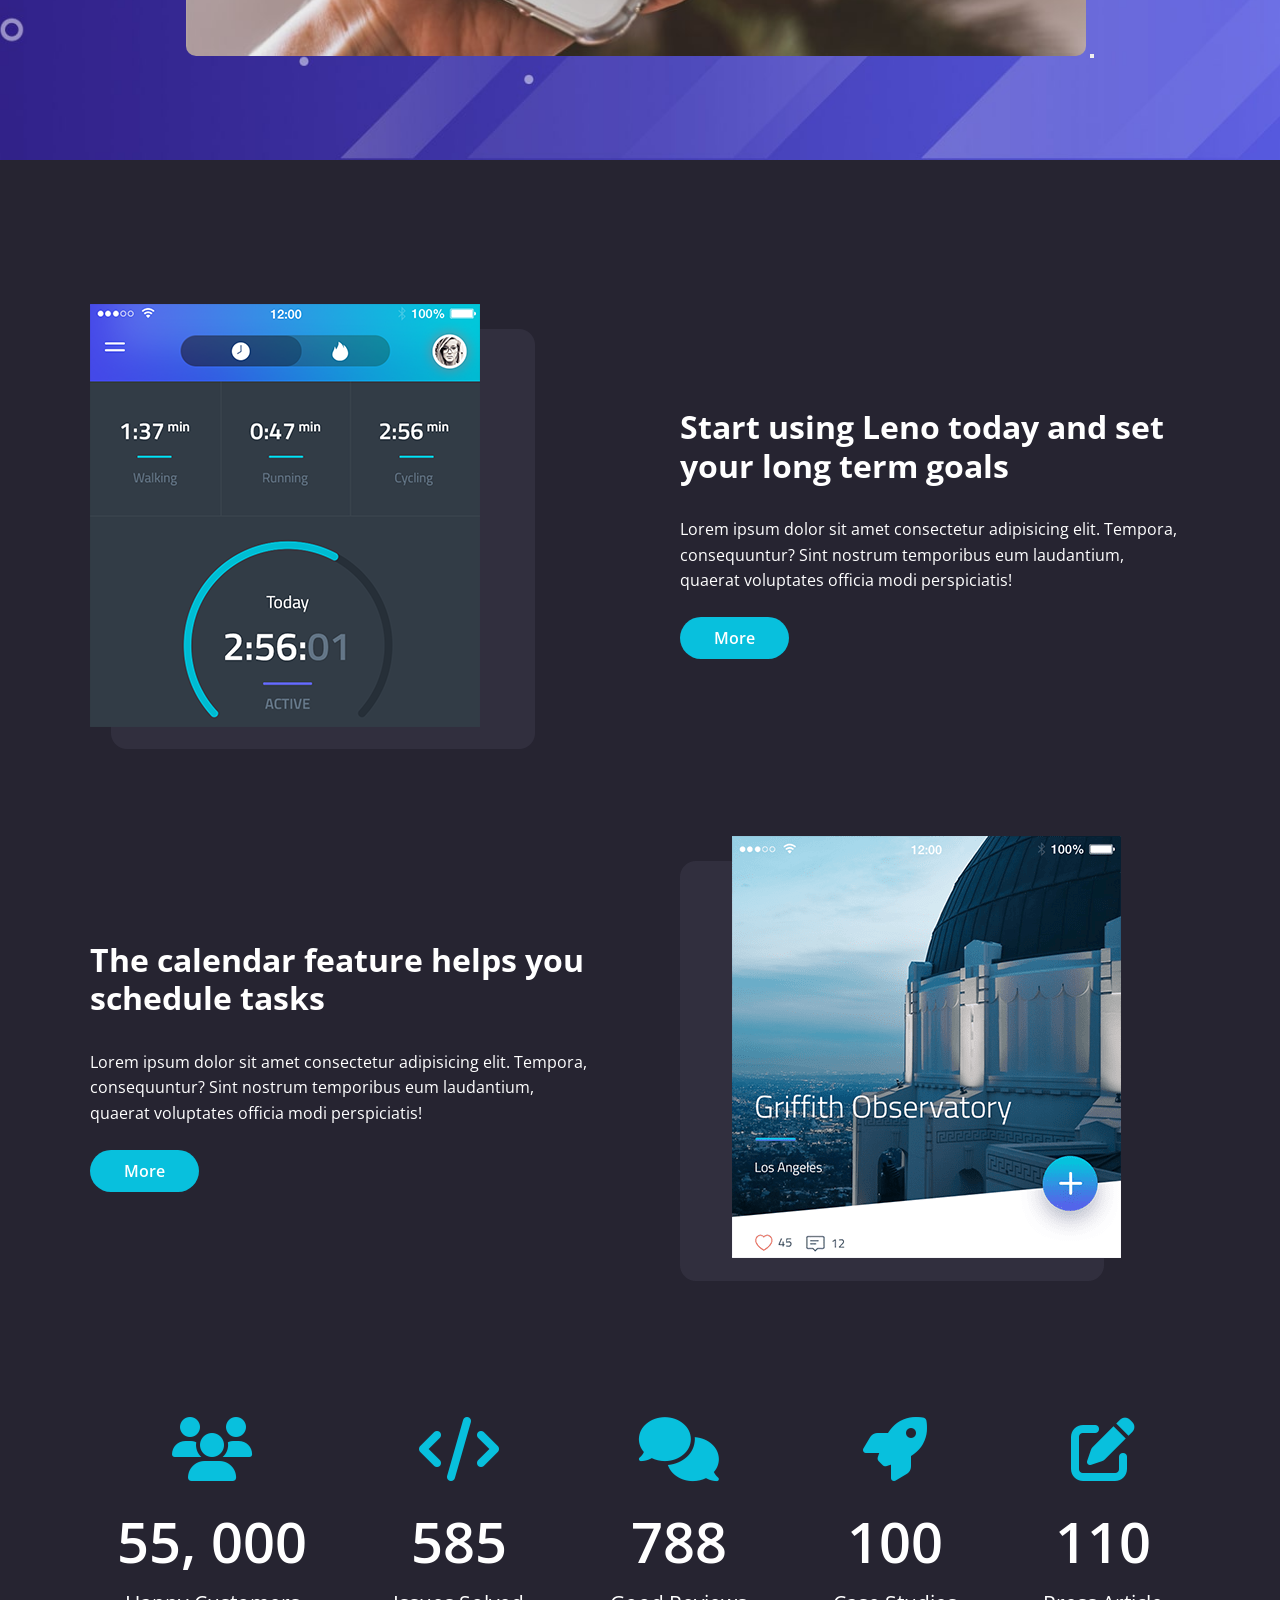
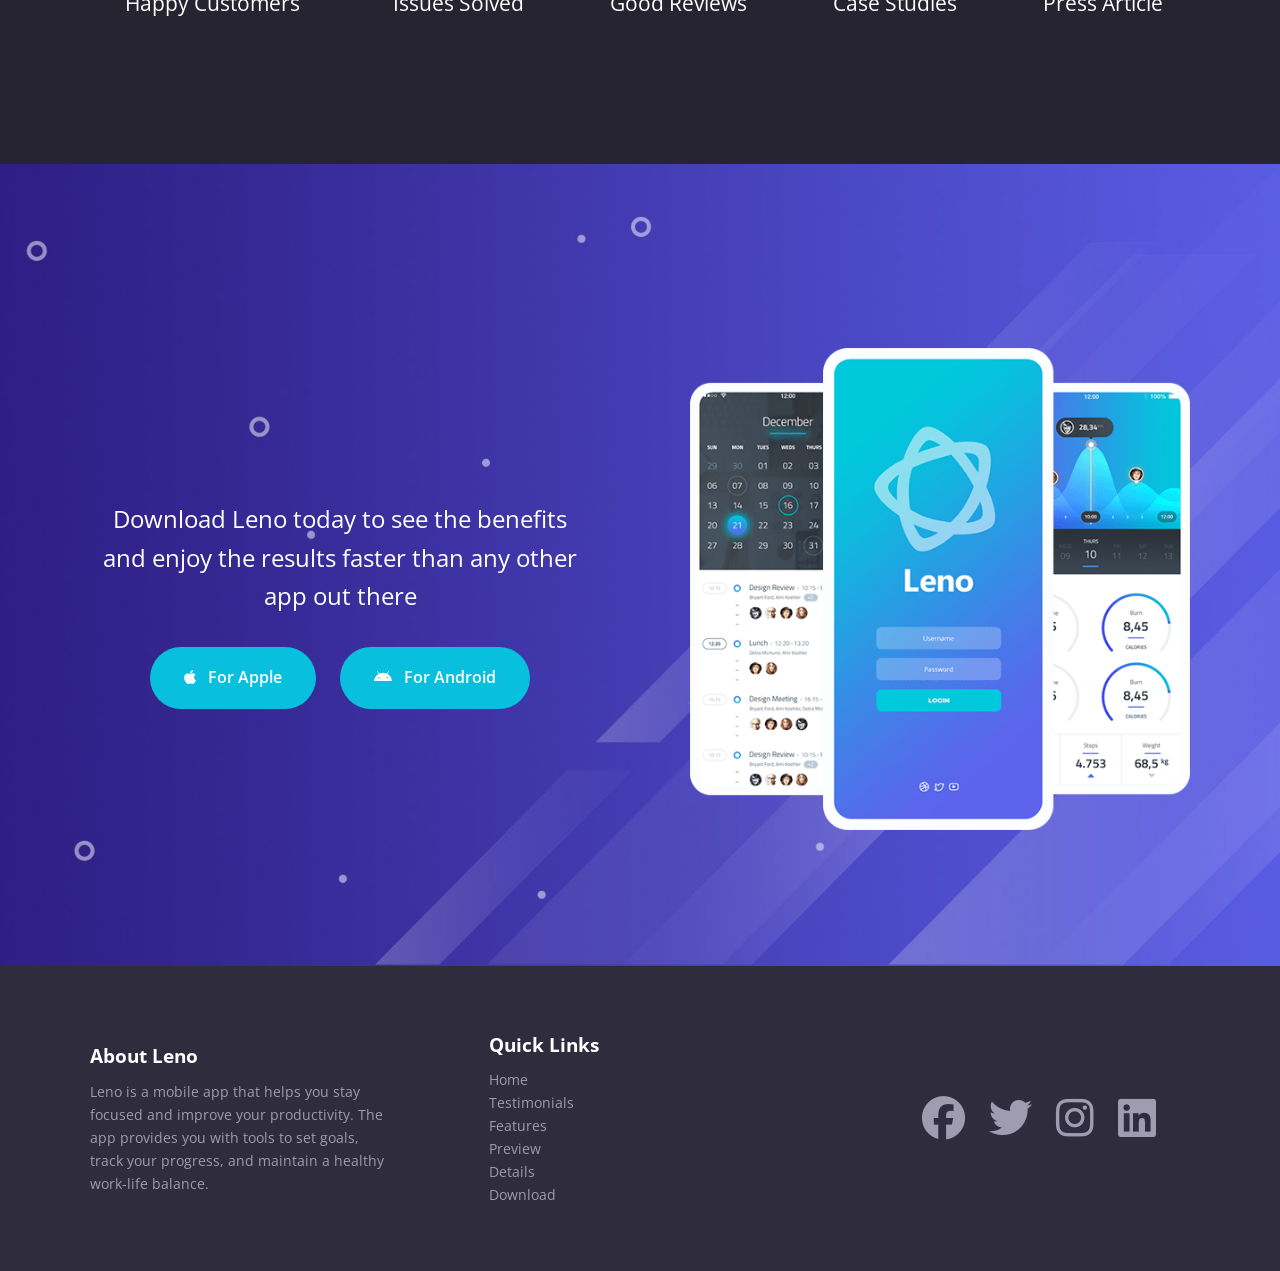
<file: 19-20-Leno-Website-Project/index.html>
<!DOCTYPE html>
<html lang="en">
  <head>
    <meta charset="UTF-8" />
    <meta name="viewport" content="width=device-width, initial-scale=1.0" />
    <link rel="preconnect" href="https://fonts.googleapis.com" />
    <link rel="preconnect" href="https://fonts.gstatic.com" crossorigin />
    <link
      href="https://fonts.googleapis.com/css2?family=Open+Sans:ital,wght@0,300..800;1,300..800&display=swap"
      rel="stylesheet"
    />
    <link
      rel="stylesheet"
      href="https://cdnjs.cloudflare.com/ajax/libs/font-awesome/6.5.2/css/all.min.css"
      integrity="sha512-SnH5WK+bZxgPHs44uWIX+LLJAJ9/2PkPKZ5QiAj6Ta86w+fsb2TkcmfRyVX3pBnMFcV7oQPJkl9QevSCWr3W6A=="
      crossorigin="anonymous"
      referrerpolicy="no-referrer"
    />
    <link rel="stylesheet" href="./css/styles.css" />
    <link rel="icon" href="./images/favicon.png" />
    <title>Leno App | Health & Productivity</title>
  </head>
  <body>
    <navbar class="navbar">
      <div class="navbar__container container">
        <div class="navbar__logo">
          <img src="./images/logo.svg" alt="Leno" />
        </div>
        <div class="navbar__menu">
          <ul class="navbar__menu-list">
            <li class="navbar__menu-item">
              <a href="index.html" class="navbar__menu-link">Home</a>
            </li>
            <li class="navbar__menu-item">
              <a href="index.html#features" class="navbar__menu-link">Features</a>
            </li>
            <li class="navbar__menu-item">
              <a href="index.html#preview" class="navbar__menu-link">Preview</a>
            </li>
            <li class="navbar__menu-item">
              <a href="index.html#details" class="navbar__menu-link">Details</a>
            </li>
            <li class="navbar__menu-item">
              <a href="index.html#download" class="navbar__menu-link">Download</a>
            </li>
            <li class="navbar__menu-item">
              <a href="#" class="navbar__menu-link--primary">
                <i class="fa-brands fa-facebook"></i>
              </a>
            </li>
            <li class="navbar__menu-item">
              <a href="#" class="navbar__menu-link--primary">
                <i class="fa-brands fa-twitter"></i>
              </a>
            </li>
          </ul>
        </div>

        <!-- Mobile Menu & Hamburger Icon -->
        <div class="navbar__mobile-menu">
          <div class="navbar__mobile-menu-toggle">
            <i class="fas fa-bars fa-2x"></i>
          </div>
          <!-- Mobile Menu Items -->
          <div class="navbar__mobile-menu-items">
            <ul class="navbar__mobile-menu-list">
              <li class="navbar__mobile-menu-item">
                <a href="index.html" class="navbar__mobile-menu-link">Home</a>
              </li>
              <li class="navbar__mobile-menu-item">
                <a href="index.html#features" class="navbar__mobile-menu-link">Features</a>
              </li>
              <li class="navbar__mobile-menu-item">
                <a href="index.html#preview" class="navbar__mobile-menu-link">Preview</a>
              </li>
              <li class="navbar__mobile-menu-item">
                <a href="index.html#details" class="navbar__mobile-menu-link">Details</a>
              </li>
              <li class="navbar__mobile-menu-item">
                <a href="index.html#download" class="navbar__mobile-menu-link">Download</a>
              </li>
              <li class="navbar__mobile-menu-item">
                <a href="#" class="navbar__mobile-menu-link--primary">
                  <i class="fa-brands fa-facebook"></i>
                </a>
              </li>
              <li class="navbar__mobile-menu-item">
                <a href="#" class="navbar__mobile-menu-link--primary">
                  <i class="fa-brands fa-twitter"></i>
                </a>
              </li>
            </ul>
          </div>
        </div>
      </div>
    </navbar>

    <!-- Hero -->
    <header class="hero">
      <div class="hero__container container">
        <div class="hero__content">
          <h1 class="hero__title">
            Your
            <span class="hero__title--primary">productivity</span> assistant
          </h1>
          <p class="hero__description">
            Boost your productivity and improve your health with Leno - the
            all-in-one app for developers and creators.
          </p>
          <div class="hero__buttons">
            <a href="#download" class="hero__button btn">
              <i class="fa-brands fa-apple"></i> For Apple </a>
            <a href="#download" class="hero__button btn">
              <i class="fa-brands fa-android"></i> For Android </a>
          </div>
        </div>
        <div class="hero__image">
          <img src="./images/header-smartphones.png" alt="Leno App" />
        </div>
      </div>
    </header>

    <!-- Testimonials -->
    <section class="testimonials" id="testimonials">
      <div class="testimonials__container container">
        <div class="testimonials__card">
          <div class="testimonials__image">
            <img src="./images/testimonial-1.jpg" alt="Testimonial 1" />
          </div>
          <div class="testimonials__card--content">
            <p class="testimonials__card-text">
              "Leno has truly transformed how I manage my time and health.
              Highly recommended!"
            </p>
            <h3 class="testimonials__card-title">Samantha Samson</h3>
          </div>
        </div>

        <div class="testimonials__card">
          <div class="testimonials__image">
            <img src="./images/testimonial-2.jpg" alt="Testimonial 2" />
          </div>
          <div class="testimonials__card--content">
            <p class="testimonials__card-text">
              "As a developer, I rely on Leno every day to keep me focused and
              energized. It's a game-changer!"
            </p>
            <h3 class="testimonials__card-title">Mike Johnson</h3>
          </div>
        </div>

        <div class="testimonials__card">
          <div class="testimonials__image">
            <img src="./images/testimonial-3.jpg" alt="Testimonial 3" />
          </div>
          <div class="testimonials__card--content">
            <p class="testimonials__card-text">
              "With Leno, I've been able to achieve my goals faster and
              healthier than ever before. It's a must-have app!"
            </p>
            <h3 class="testimonials__card-title">Laney Smith</h3>
          </div>
        </div>
      </div>
    </section>

    <!-- Features -->
    <section class="features" id="features">
      <div class="features__container container">
        <div class="features__content">
          <h2 class="features__title">Key Takeaways</h2>
          <p class="features__description">
            Discover the powerful features that make Leno the ultimate
            productivity and health companion:
          </p>
          <div class="features__grid">
            <!-- Grid Column 1 -->
            <div class="features__grid-column features__grid-column-left">
              <!-- Grid Item 1 -->
              <div class="features__grid-item">
                <div class="features__grid-item-text">
                  <h4 class="features__grid-item-text-title">Real-Time Data</h4>
                  <p class="features__grid-item-text-description">
                    Access real-time data instantly, ensuring you're always
                    up-to-date with the latest information.
                  </p>
                </div>
                <div class="features__grid-item-icon">
                  <i class="fas fa-rocket fa-4x"></i>
                </div>
              </div>
              <!-- Grid Item 2 -->
              <div class="features__grid-item">
                <div class="features__grid-item-text">
                  <h4 class="features__grid-item-text-title">Visual Editor</h4>
                  <p class="features__grid-item-text-description">
                    Customize your workspace with our intuitive visual editor.
                  </p>
                </div>
                <div class="features__grid-item-icon">
                  <i class="fas fa-code fa-4x"></i>
                </div>
              </div>
              <!-- Grid Item 3 -->
              <div class="features__grid-item">
                <div class="features__grid-item-text">
                  <h4 class="features__grid-item-text-title">
                    Refined Options
                  </h4>
                  <p class="features__grid-item-text-description">
                    Access a wide range of refined options to tailor Leno to
                    your unique needs.
                  </p>
                </div>
                <div class="features__grid-item-icon">
                  <i class="fas fa-gem fa-4x"></i>
                </div>
              </div>
            </div>

            <!-- Grid Column 2 -->
            <div class="features__grid-column features__grid-column-center">
              <img src="./images/features-smartphone-1.png" alt="" />
            </div>

            <!-- Grid Column 3 -->
            <div class="features__grid-column features__grid-column-right">
              <!-- Grid Item 1 -->
              <div class="features__grid-item">
                <div class="features__grid-item-text">
                  <h4 class="features__grid-item-text-title">Calendar Input</h4>
                  <p class="features__grid-item-text-description">
                    Seamlessly integrate your calendar to stay organized and on
                    track.
                  </p>
                </div>
                <div class="features__grid-item-icon">
                  <i class="fas fa-calendar fa-4x"></i>
                </div>
              </div>
              <!-- Grid Item 2 -->
              <div class="features__grid-item">
                <div class="features__grid-item-text">
                  <h4 class="features__grid-item-text-title">Easy Reading</h4>
                  <p class="features__grid-item-text-description">
                    Enjoy distraction-free reading with Leno's clean and
                    intuitive interface.
                  </p>
                </div>
                <div class="features__grid-item-icon">
                  <i class="fas fa-book fa-4x"></i>
                </div>
              </div>
              <!-- Grid Item 3 -->
              <div class="features__grid-item">
                <div class="features__grid-item-text">
                  <h4 class="features__grid-item-text-title">
                    Good Foundation
                  </h4>
                  <p class="features__grid-item-text-description">
                    Leno is built on a solid foundation of user feedback and
                    cutting-edge technology.
                  </p>
                </div>
                <div class="features__grid-item-icon">
                  <i class="fas fa-cube fa-4x"></i>
                </div>
              </div>
            </div>
          </div>
        </div>
      </div>
    </section>

    <!-- Modal -->
    <div class="modal" id="videoModal">
      <div class="modal__content">
        <span class="modal__close-button">&times;</span>
        <iframe
          src=""
          frameborder="0"
          id="videoPlayer"
          width="560"
          height="315"
          frameborder="0"
          allowfullscreen
        ></iframe>
      </div>
    </div>

    <!-- Preview -->
    <section class="preview" id="preview">
      <div class="preview__container container">
        <div class="preview__content">
          <h2 class="preview__title">Preview</h2>
          <p class="preview__description">
            Take a sneak peek at Leno's sleek and intuitive interface:
          </p>
          <div class="preview__image-container">
            <div class="preview__video-wrapper">
              <img src="./images/video-frame.jpg" alt="preview" />
              <button class="preview__video-button">
                <span class="preview__video-play-button">
                  <span></span>
                </span>
              </button>
            </div>
          </div>
        </div>
      </div>
    </section>

    <!-- Details -->
    <section class="details" id="details">
      <div class="details__container container">
        <div class="details__grid">
          <!-- Grid Item 1 -->
          <div class="details__grid-image">
            <img src="./images/details-1.png" alt="Leno App" />
          </div>
          <!-- Grid Item 2 -->
          <div class="details__grid-content">
            <h3 class="details__grid-heading">
              Start using Leno today and set your long term goals
            </h3>
            <p class="details__grid-description">
              Lorem ipsum dolor sit amet consectetur adipisicing elit. Tempora,
              consequuntur? Sint nostrum temporibus eum laudantium, quaerat
              voluptates officia modi perspiciatis!
            </p>
            <a href="details.html" class="details__grid-button btn">More</a>
          </div>
          <!-- Grid Item 3 -->
          <div class="details__grid-content">
            <h3 class="details__grid-heading">
              The calendar feature helps you schedule tasks
            </h3>
            <p class="details__grid-description">
              Lorem ipsum dolor sit amet consectetur adipisicing elit. Tempora,
              consequuntur? Sint nostrum temporibus eum laudantium, quaerat
              voluptates officia modi perspiciatis!
            </p>
            <a href="details.html" class="details__grid-button btn">More</a>
          </div>
          <!-- Grid Item 4 -->
          <div class="details__grid-image">
            <img src="./images/details-2.png" alt="Leno App" />
          </div>
        </div>

        <!-- Icons -->
        <div class="details__icons">
          <div class="details__icons-item">
            <i class="fas fa-users fa-4x"></i>
            <div class="details__icons-amount">55, 000</div>
            <h4 class="details__icons-title">Happy Customers</h4>
          </div>
          <div class="details__icons-item">
            <i class="fas fa-code fa-4x"></i>
            <div class="details__icons-amount">585</div>
            <h4 class="details__icons-title">Issues Solved</h4>
          </div>
          <div class="details__icons-item">
            <i class="fas fa-comments fa-4x"></i>
            <div class="details__icons-amount">788</div>
            <h4 class="details__icons-title">Good Reviews</h4>
          </div>
          <div class="details__icons-item">
            <i class="fas fa-rocket fa-4x"></i>
            <div class="details__icons-amount">100</div>
            <h4 class="details__icons-title">Case Studies</h4>
          </div>
          <div class="details__icons-item">
            <i class="fas fa-edit fa-4x"></i>
            <div class="details__icons-amount">110</div>
            <h4 class="details__icons-title">Press Article</h4>
          </div>
        </div>
      </div>
    </section>

    <!-- Download -->
    <section class="download" id="download">
      <div class="download__container container">
        <div class="download__content">
          <p class="download__description">
            Download Leno today to see the benefits and enjoy the results faster
            than any other app out there
          </p>
          <div class="download__buttons">
            <a href="details.html" class="download__button btn">
              <i class="fa-brands fa-apple"></i> For Apple
            </a>
            <a href="details.html" class="download__button btn">
              <i class="fa-brands fa-android"></i> For Android
            </a>
          </div>
        </div>
        <div class="download__image">
          <img src="./images/download.png" alt="Download" />
        </div>
      </div>
    </section>

    <!-- Footer -->
    <footer class="footer">
      <div class="footer__container container">
        <div class="footer__about">
          <h4 class="footer__title">About Leno</h4>
          <p class="footer__description">
            Leno is a mobile app that helps you stay focused and improve your
            productivity. The app provides you with tools to set goals, track
            your progress, and maintain a healthy work-life balance.
          </p>
        </div>

        <div class="footer__links">
          <h4 class="footer__title">Quick Links</h4>
          <ul class="footer__links-list">
            <li class="footer__links-item">
              <a href="index.html" class="footer__links-link"> Home </a>
            </li>
            <li class="footer__links-item">
              <a href="index.html#testimonials" class="footer__links-link">
                Testimonials
              </a>
            </li>
            <li class="footer__links-item">
              <a href="index.html#features" class="footer__links-link">
                Features
              </a>
            </li>
            <li class="footer__links-item">
              <a href="index.html#preview" class="footer__links-link">
                Preview
              </a>
            </li>
            <li class="footer__links-item">
              <a href="index.html#details" class="footer__links-link">
                Details
              </a>
            </li>
            <li class="footer__links-item">
              <a href="index.html#download" class="footer__links-link">
                Download
              </a>
            </li>
          </ul>
        </div>

        <div class="footer__social">
          <a href="#" class="footer__social-link">
            <i class="fa-brands fa-facebook fa-3x"></i>
          </a>
          <a href="#" class="footer__social-link">
            <i class="fa-brands fa-twitter fa-3x"></i>
          </a>
          <a href="#" class="footer__social-link">
            <i class="fa-brands fa-instagram fa-3x"></i>
          </a>
          <a href="#" class="footer__social-link">
            <i class="fa-brands fa-linkedin fa-3x"></i>
          </a>
        </div>
      </div>
    </footer>

    <script src="./js/script.js"></script>
  </body>
</html>
</file>
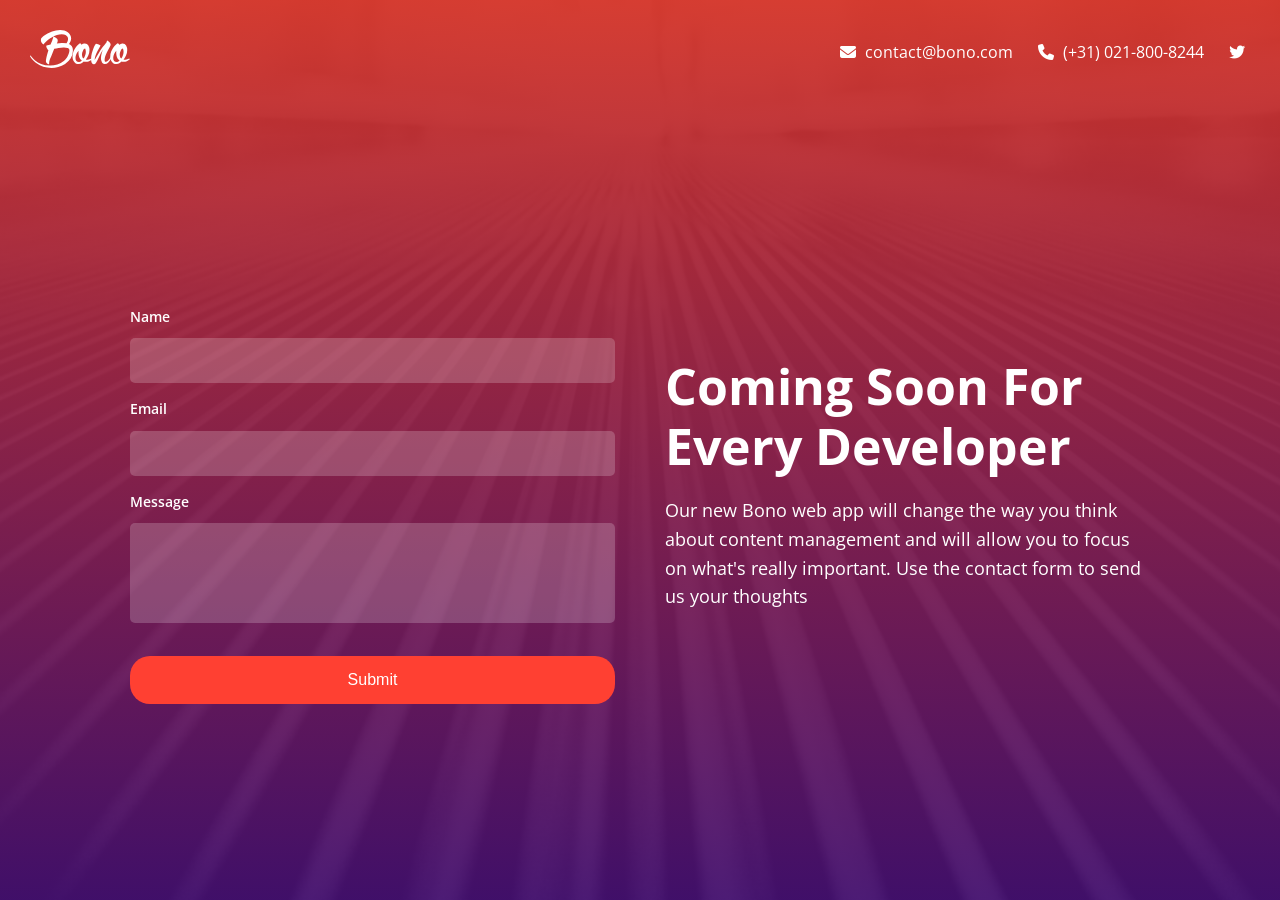
<file: 9-Landing Form MiniProject/index.html>
<!DOCTYPE html>
<html lang="en">
  <head>
    <meta charset="UTF-8" />
    <meta name="viewport" content="width=device-width, initial-scale=1.0" />
    <link
      rel="stylesheet"
      href="https://cdnjs.cloudflare.com/ajax/libs/font-awesome/6.5.2/css/all.min.css"
      integrity="sha512-SnH5WK+bZxgPHs44uWIX+LLJAJ9/2PkPKZ5QiAj6Ta86w+fsb2TkcmfRyVX3pBnMFcV7oQPJkl9QevSCWr3W6A=="
      crossorigin="anonymous"
      referrerpolicy="no-referrer"
    />
    <link rel="preconnect" href="https://fonts.googleapis.com" />
    <link rel="preconnect" href="https://fonts.gstatic.com" crossorigin />
    <link
      href="https://fonts.googleapis.com/css2?family=Open+Sans:ital,wght@0,300..800;1,300..800&display=swap"
      rel="stylesheet"
    />
    <link rel="stylesheet" href="./css/styles.css" />
    <link rel="icon" href="images/favicon.png" />
    <title>Bono App | Sign Up</title>
  </head>
  <body>
    <div class="wrapper">
      <header class="header">
        <a href="index.html">
          <img class="logo" src="images/logo.svg" alt="" />
        </a>
        <div class="header-right">
          <div><i class="fas fa-envelope"></i> contact@bono.com</div>
          <div><i class="fas fa-phone"></i> (+31) 021-800-8244</div>
          <a href="#">
            <i class="fa-brands fa-twitter"></i>
          </a>
        </div>
      </header>

      <main class="main-content">
        <form>
          <div class="form-group">
            <label for="name">Name</label>
            <input type="text" name="name" id="name" required />
          </div>
          <div class="form-group">
            <label for="email">Email</label>
            <input type="text" name="email" id="email" required />
          </div>
          <div class="form-group">
            <label for="message">Message</label>
            <textarea name="message" id="message"></textarea>
          </div>
          <div class="form-group">
            <button type="submit" class="btn">Submit</button>
          </div>
        </form>

        <div class="text-container">
          <h1>Coming Soon For Every Developer</h1>
          <p>
            Our new Bono web app will change the way you think about content
            management and will allow you to focus on what's really important.
            Use the contact form to send us your thoughts
          </p>
        </div>
      </main>
    </div>
  </body>
</html>
</file>
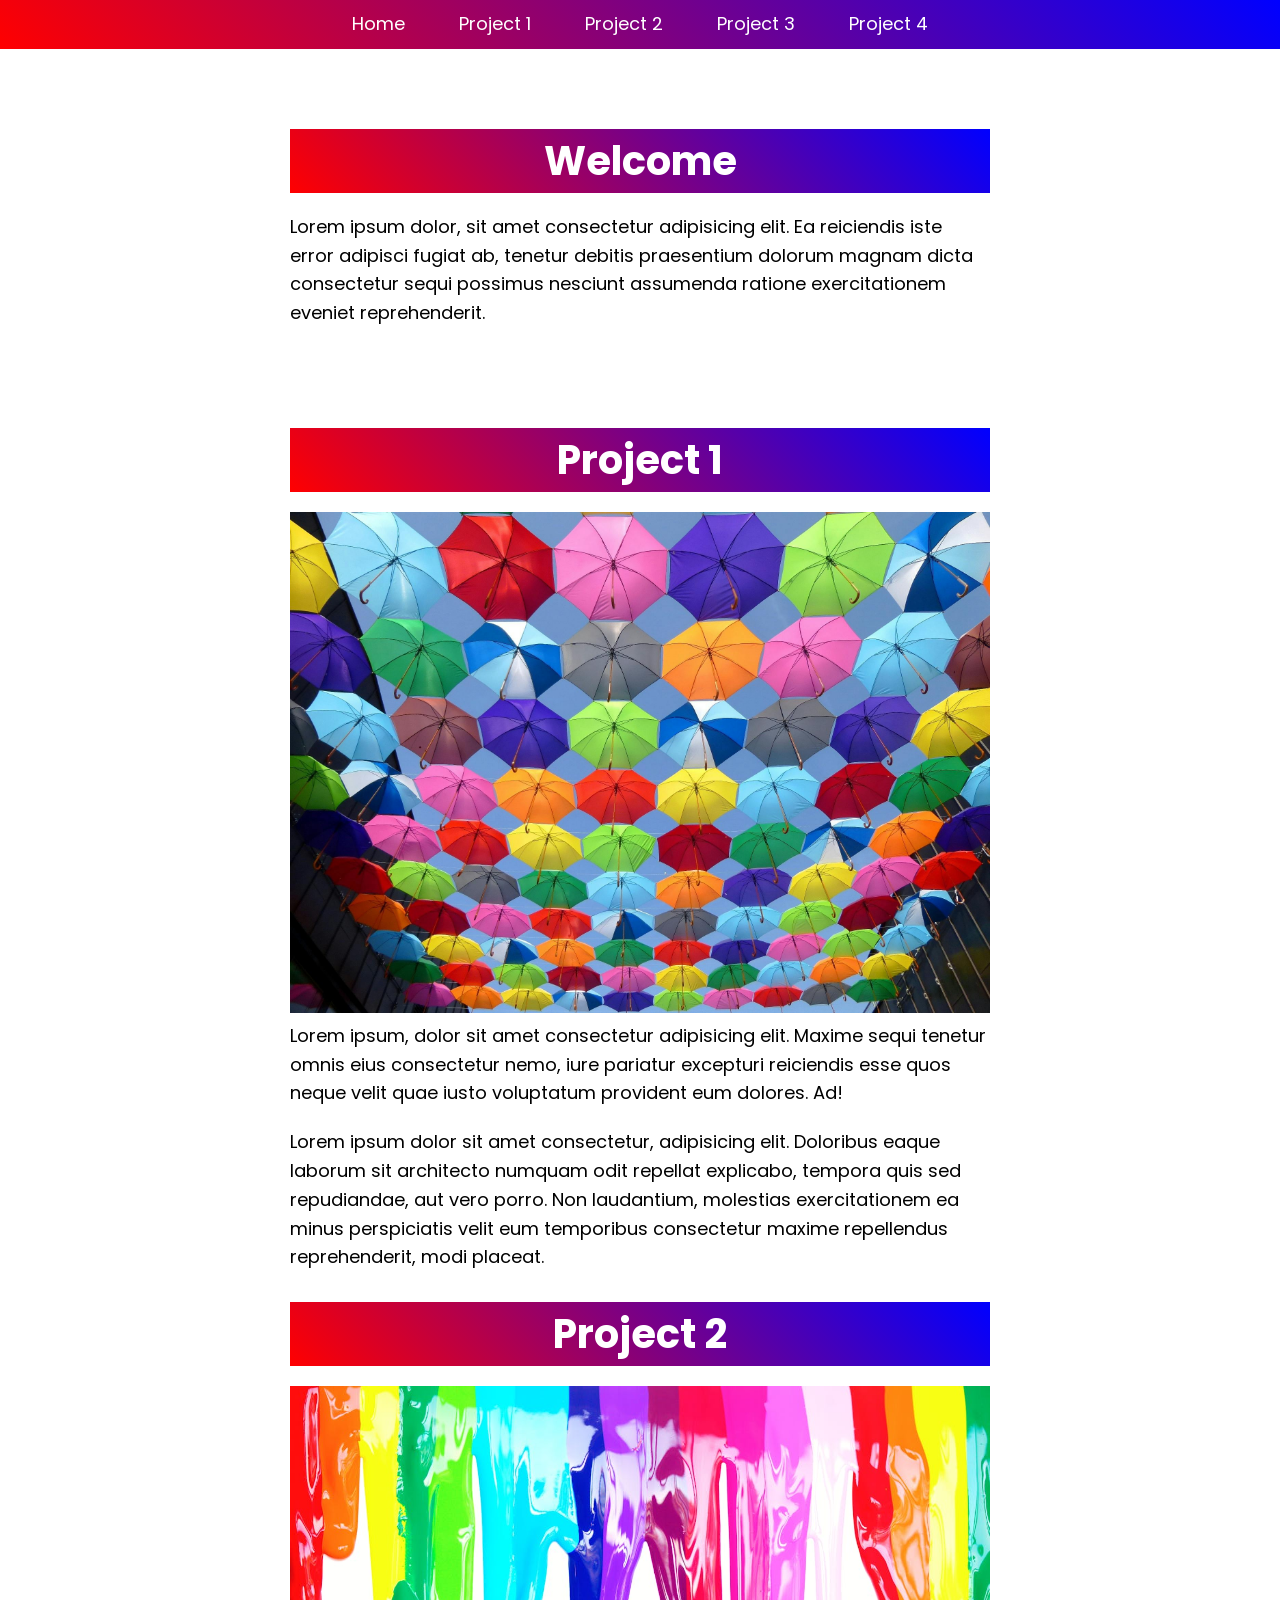
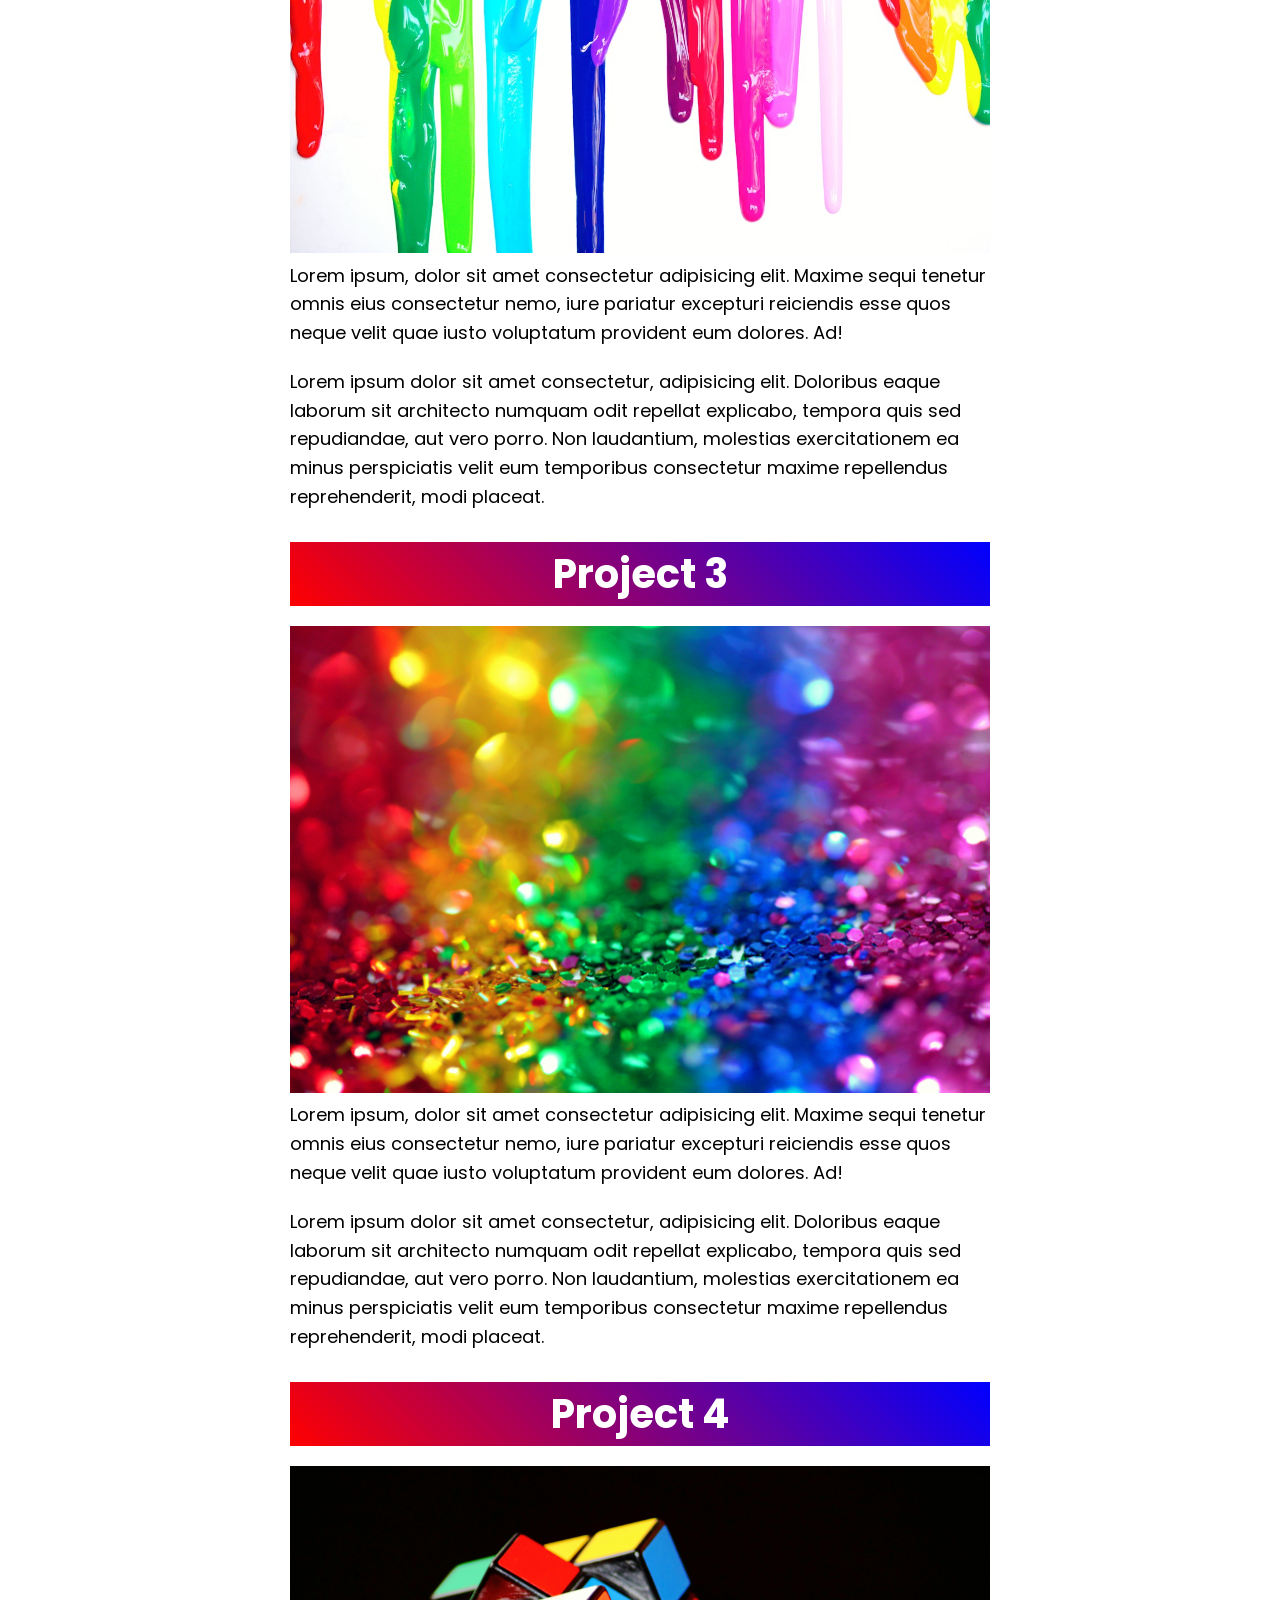
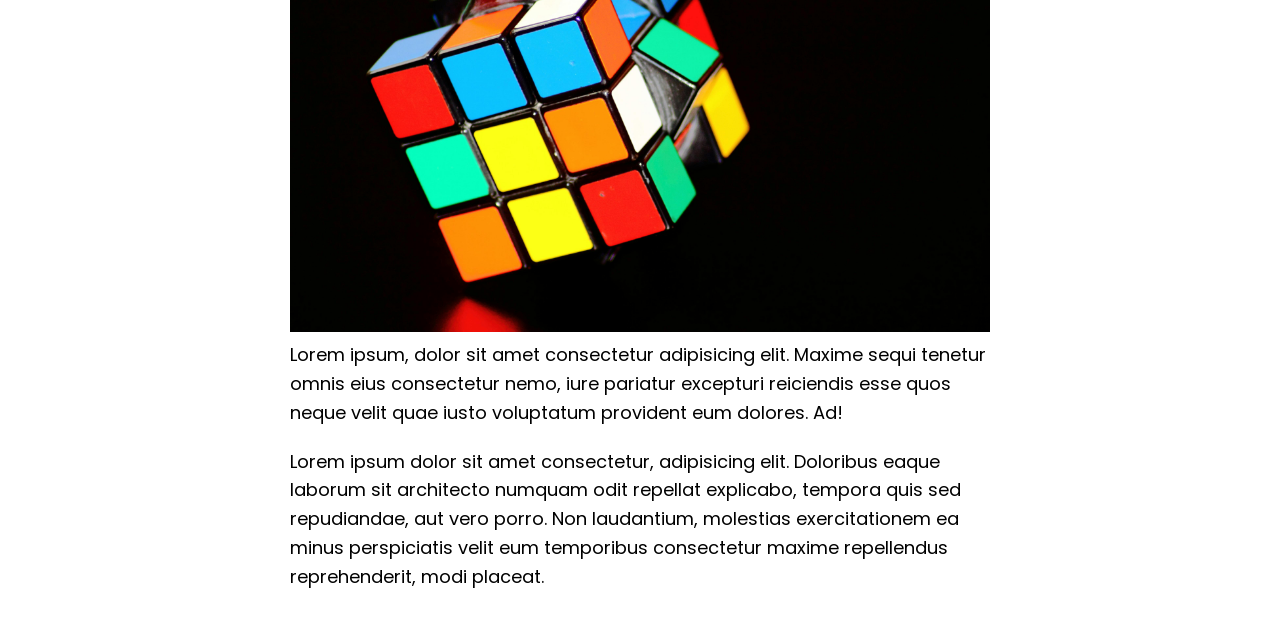
<file: 10-Various-CSS-Features/Smooth-Scrolling-MiniProject/index.html>
<!DOCTYPE html>
<html lang="en">
  <head>
    <meta charset="UTF-8" />
    <meta name="viewport" content="width=device-width, initial-scale=1.0" />
    <link rel="preconnect" href="https://fonts.googleapis.com" />
    <link rel="preconnect" href="https://fonts.gstatic.com" crossorigin />
    <link
      href="https://fonts.googleapis.com/css2?family=Poppins:wght@300;400;500;600;700;800&display=swap"
      rel="stylesheet"
    />
    <link rel="stylesheet" href="styles.css" />
    <title>HTML & CSS Sandbox</title>
  </head>
  <body>
    <header class="header">
      <nav class="menu">
        <ul>
          <li><a href="#home">Home</a></li>
          <li><a href="#project-1">Project 1</a></li>
          <li><a href="#project-2">Project 2</a></li>
          <li><a href="#project-3">Project 3</a></li>
          <li><a href="#project-4">Project 4</a></li>
        </ul>
      </nav>
    </header>

    <main class="container">
      <section class="section" id="home">
        <h2>Welcome</h2>
        <p>
          Lorem ipsum dolor, sit amet consectetur adipisicing elit. Ea
          reiciendis iste error adipisci fugiat ab, tenetur debitis praesentium
          dolorum magnam dicta consectetur sequi possimus nesciunt assumenda
          ratione exercitationem eveniet reprehenderit.
        </p>
      </section>

      <!-- Project 1 -->
      <section class="section" id="project-1">
        <h2>Project 1</h2>
        <img src="./project1.jpg" alt="" />
        <p>
          Lorem ipsum, dolor sit amet consectetur adipisicing elit. Maxime sequi
          tenetur omnis eius consectetur nemo, iure pariatur excepturi
          reiciendis esse quos neque velit quae iusto voluptatum provident eum
          dolores. Ad!
        </p>

        <p>
          Lorem ipsum dolor sit amet consectetur, adipisicing elit. Doloribus
          eaque laborum sit architecto numquam odit repellat explicabo, tempora
          quis sed repudiandae, aut vero porro. Non laudantium, molestias
          exercitationem ea minus perspiciatis velit eum temporibus consectetur
          maxime repellendus reprehenderit, modi placeat.
        </p>
      </section>

      <!-- Project 2 -->
      <section class="section" id="project-2">
        <h2>Project 2</h2>
        <img src="./project2.jpg" alt="" />
        <p>
          Lorem ipsum, dolor sit amet consectetur adipisicing elit. Maxime sequi
          tenetur omnis eius consectetur nemo, iure pariatur excepturi
          reiciendis esse quos neque velit quae iusto voluptatum provident eum
          dolores. Ad!
        </p>

        <p>
          Lorem ipsum dolor sit amet consectetur, adipisicing elit. Doloribus
          eaque laborum sit architecto numquam odit repellat explicabo, tempora
          quis sed repudiandae, aut vero porro. Non laudantium, molestias
          exercitationem ea minus perspiciatis velit eum temporibus consectetur
          maxime repellendus reprehenderit, modi placeat.
        </p>
      </section>

      <!-- Project 3 -->
      <section class="section" id="project-3">
        <h2>Project 3</h2>
        <img src="./project3.jpg" alt="" />
        <p>
          Lorem ipsum, dolor sit amet consectetur adipisicing elit. Maxime sequi
          tenetur omnis eius consectetur nemo, iure pariatur excepturi
          reiciendis esse quos neque velit quae iusto voluptatum provident eum
          dolores. Ad!
        </p>

        <p>
          Lorem ipsum dolor sit amet consectetur, adipisicing elit. Doloribus
          eaque laborum sit architecto numquam odit repellat explicabo, tempora
          quis sed repudiandae, aut vero porro. Non laudantium, molestias
          exercitationem ea minus perspiciatis velit eum temporibus consectetur
          maxime repellendus reprehenderit, modi placeat.
        </p>
      </section>

      <!-- Project 4 -->
      <section class="section" id="project-4">
        <h2>Project 4</h2>
        <img src="./project4.jpg" alt="" />
        <p>
          Lorem ipsum, dolor sit amet consectetur adipisicing elit. Maxime sequi
          tenetur omnis eius consectetur nemo, iure pariatur excepturi
          reiciendis esse quos neque velit quae iusto voluptatum provident eum
          dolores. Ad!
        </p>

        <p>
          Lorem ipsum dolor sit amet consectetur, adipisicing elit. Doloribus
          eaque laborum sit architecto numquam odit repellat explicabo, tempora
          quis sed repudiandae, aut vero porro. Non laudantium, molestias
          exercitationem ea minus perspiciatis velit eum temporibus consectetur
          maxime repellendus reprehenderit, modi placeat.
        </p>
      </section>
    </main>
  </body>
</html>
</file>
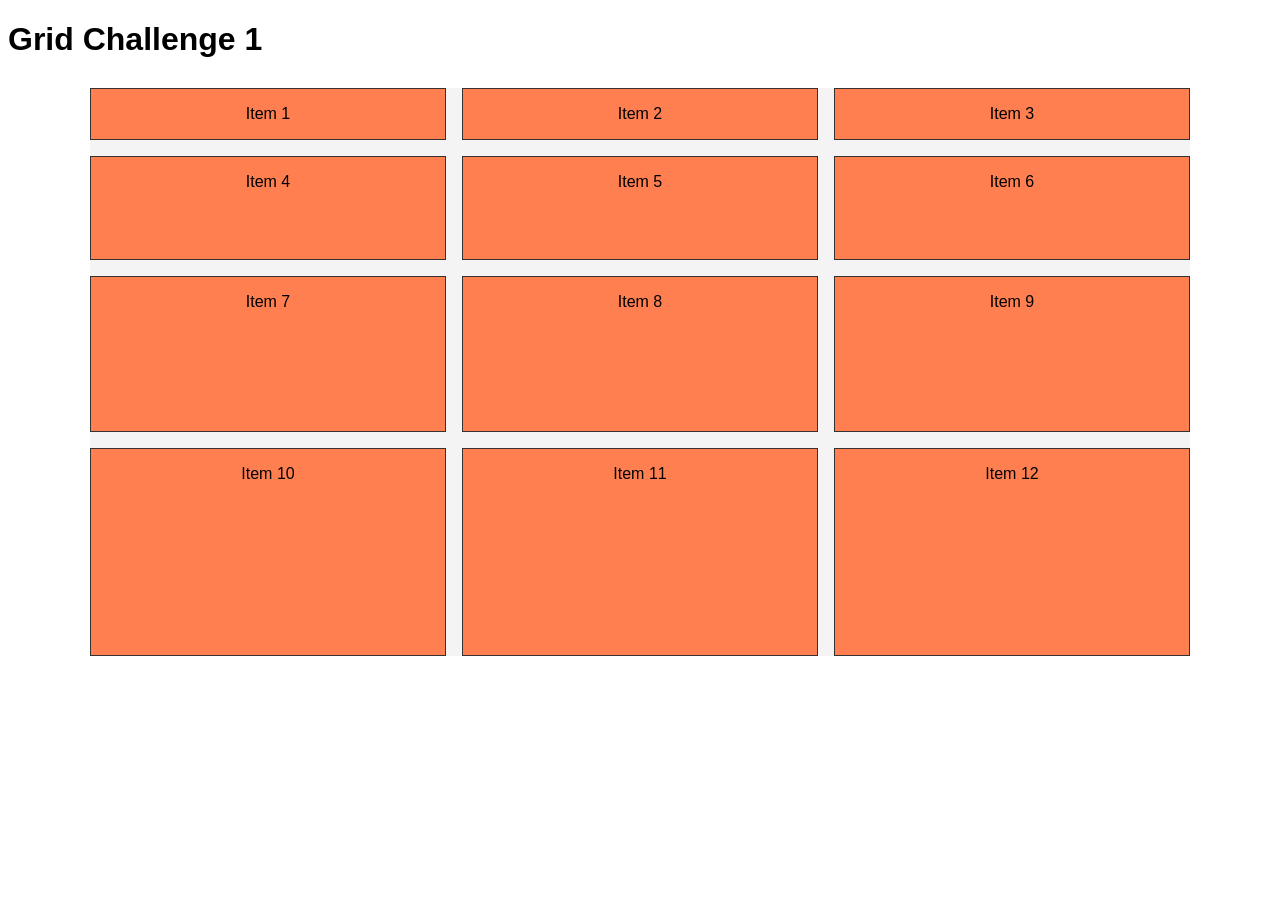
<file: 15-CSS-Grid/04-grid-challenge-1/index.html>
<!DOCTYPE html>
<html lang="en">
  <head>
    <meta charset="UTF-8" />
    <meta name="viewport" content="width=device-width, initial-scale=1.0" />
    <link rel="stylesheet" href="styles.css" />
    <title>HTML & CSS Sandbox</title>
  </head>
  <body>
    <h1>Grid Challenge 1</h1>
    <div class="container item-grid">
      <div class="item item-1">Item 1</div>
      <div class="item item-2">Item 2</div>
      <div class="item item-3">Item 3</div>
      <div class="item item-4">Item 4</div>
      <div class="item item-5">Item 5</div>
      <div class="item item-6">Item 6</div>
      <div class="item item-7">Item 7</div>
      <div class="item item-8">Item 8</div>
      <div class="item item-9">Item 9</div>
      <div class="item item-10">Item 10</div>
      <div class="item item-11">Item 11</div>
      <div class="item item-12">Item 12</div>
    </div>
  </body>
</html>
</file>
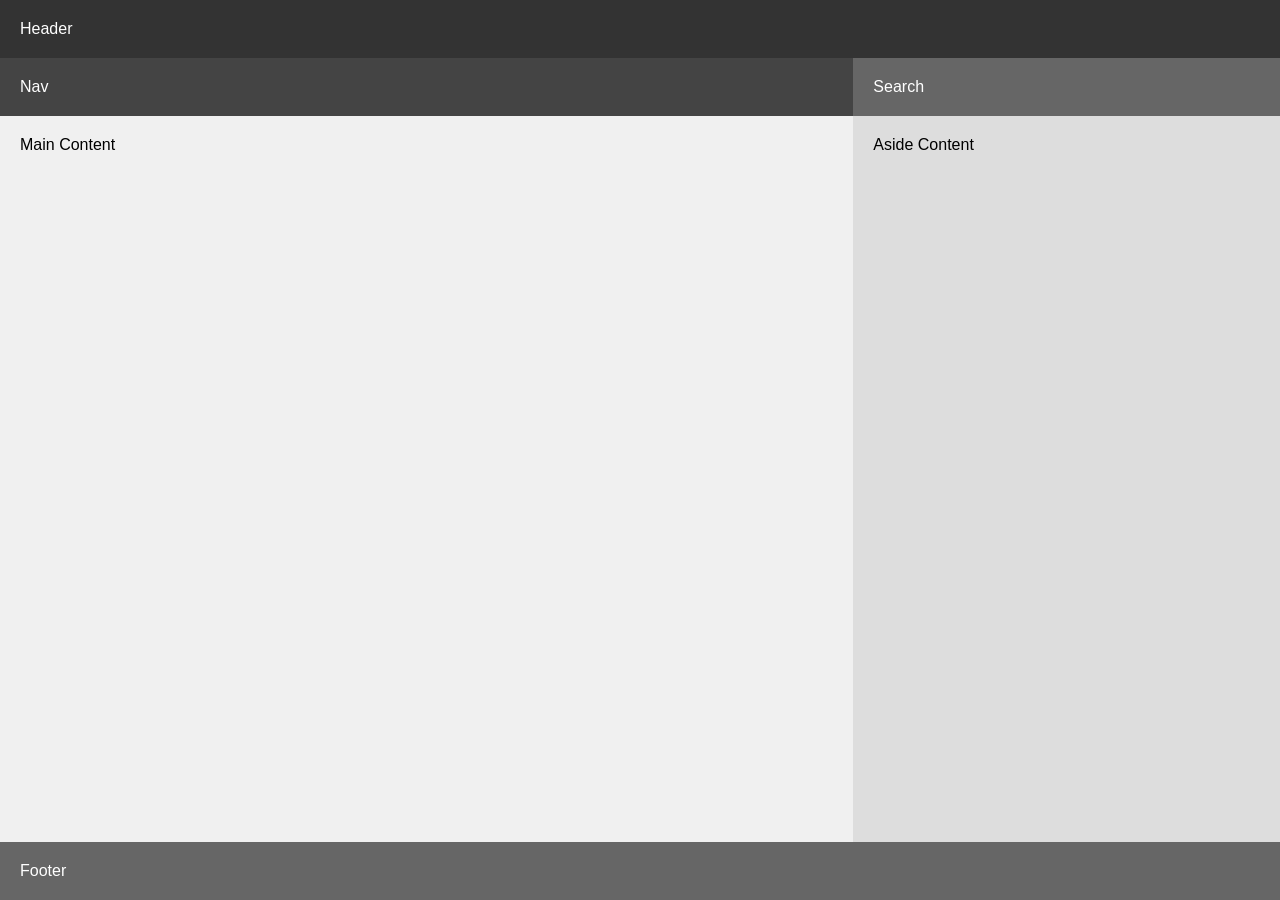
<file: 15-CSS-Grid/09-grid-challenge-2/index.html>
<!DOCTYPE html>
<html lang="en">
  <head>
    <meta charset="UTF-8" />
    <meta name="viewport" content="width=device-width, initial-scale=1.0" />
    <link rel="stylesheet" href="styles.css" />
    <title>HTML & CSS Sandbox</title>
  </head>
  <body>
    <div class="container">
      <header>Header</header>
      <nav>Nav</nav>
      <div class="search">Search</div>
      <main>Main Content</main>
      <aside>Aside Content</aside>
      <footer>Footer</footer>
    </div>
  </body>
</html>
</file>
<file: 13-Advanced Selectors/styles.css>
* {
  margin: 0;
  padding: 0;
  box-sizing: border-box;
}

html,
body {
  font-family: 'Poppins', sans-serif;
  font-size: 18px;
  line-height: 1.6;
  scroll-behavior: smooth;
}

li {
  list-style: none;
}

a {
  text-decoration: none;
}

p {
  margin-top: 20px;
  margin-bottom: 20px;
}

img {
  width: 100%;
  margin-bottom: 40px;
}

.container {
  max-width: 700px;
  margin: 0 auto;
}

.header {
  background: linear-gradient(45deg, #f00, #00f);
  color: #fff;
  padding: 10px 0;
  margin-bottom: 80px;
}

.header .menu ul {
  display: flex;
  justify-content: center;
  align-items: center;
  gap: 3rem;
}

.header .menu a {
  color: #fff;
}

.header .menu a:hover {
  color: #f00;
}

.section {
  margin: 30px 0;
}

.section h2 {
  margin-bottom: 20px;
  text-align: center;
  font-size: 45px;
  background: linear-gradient(45deg, #f00, #00f);
  color: #fff;
}

.section#home {
  margin-bottom: 100px;
}

/* 1. Make the background color for the first paragraph in all sections lightyellow */
.section p:first-of-type {
  background: lightyellow;
}

/* 2. Alternate background colors for all lis #eee and #ddd */
.section li:nth-child(odd) {
  background-color: #eee;
}

.section li:nth-child(even) {
  background-color: #ddd;
}

/* 3. Make the background #f4f4f4 and the padding 20px for all sections that have an image */
.section:has(img) {
  background-color: #f4f4f4;
  padding: 20px;
}

/* 4. Make the first paragraph after a ul have the background #333, text color #fff and padding of 20px  */
ul + p {
  background-color: #333;
  color: #fff;
  padding: 20px;
}

/* 5. Make the color of any links that start with http:// or https:// red  */
a[href^='http://'],
a[href^='https://']
{
  color: #f00;
}

/* 6. Make the first link in the first paragraph and the second paragraph of the second section bold */
.section:nth-of-type(2) p:first-of-type a:first-of-type,
.section:nth-of-type(2) p:nth-of-type(2) {
  font-weight: bold;
}
</file>
<file: 17-18-Tutor-Website/css/styles.css>
*,
*::before,
*::after {
  margin: 0;
  padding: 0;
  box-sizing: border-box;
}

:root {
  --primary-color: #fc5d66;
  --secondary-color: #ffc05a;
  --light-color: #f9fafb;
  --dark-color: #272d35;
}

html,
body {
  font-family: 'Open Sans', sans-serif;
  line-height: 1.6;
  scroll-behavior: smooth;
}

a {
  text-decoration: none;
}

ul {
  list-style: none;
}

img {
  max-width: 100%;
}

/* Utility Classes */
.container {
  max-width: 1200px;
  margin: 0 auto;
  padding: 0 2rem;
}

.container-sm {
  max-width: 1000px;
  margin: 0 auto;
  padding: 0 2rem;
}

.btn {
  display: inline-block;
  padding: 1.3rem 2.3rem;
  border: 1px solid var(--secondary-color);
  border-radius: 32px;
  background: var(--secondary-color);
  color: var(--dark-color);
  cursor: pointer;
  transition: all 0.2s;
}

.btn:hover {
  background: var(--primary-color);
  color: #fff;
  border-color: #fff;
}

.text-primary {
  color: var(--primary-color);
}

.text-secondary {
  color: var(--secondary-color);
}

.section {
  margin: 4rem 0;
}

/* Section Header */
.section-header {
  max-width: 750px;
  margin: 0 auto;
  text-align: center;
  margin-bottom: 3rem;
}

.section-header h2 {
  font-size: 2rem;
  font-weight: 700;
  color: var(--dark-color);
  margin-bottom: 0.5rem;
}

.section-header p {
  font-size: 1.3rem;
  color: var(--dark-color);
}

.heading-border {
  width: 64px;
  height: 4px;
  background: var(--primary-color);
  margin: 0 auto 2rem;
}

.navbar {
  background: transparent;
  color: white;
  padding: 1rem 2rem;
  position: fixed;
  top: 0;
  right: 0;
  left: 0;
  z-index: 1000;
  transition: background-color 0.5s ease-in-out;
}

.navbar.navbar-scroll {
  background-color: rgba(235, 77, 85, 0.8);
  backdrop-filter: blur(10px);
}

.navbar-flex {
  display: flex;
  justify-content: space-between;
  align-items: center;
}

.navbar img {
  width: 81px;
  height: 32px;
}

.navbar .main-menu-list {
  display: flex;
  align-items: center;
  gap: 2rem;
  font-weight: 600;
}

.navbar a {
  color: #fff;
}

.navbar a:hover {
  color: var(--secondary-color);
}

.navbar i {
  font-size: 1.5rem;
}

/* Learn Topics */
.topics {
  display: grid;
  grid-template-columns: repeat(4, 1fr);
  gap: 2rem;
}

.topic img {
  transition: transform 0.3s;
}

.topic img:hover {
  transform: scale(1.1);
}

.topic h3 {
  font-size: 1rem;
  font-weight: 700;
  margin: 0.5rem 0;
}

/* Card */
.card {
  display: flex;
  flex-direction: column;
  align-items: center;
  justify-content: center;
  text-align: center;
  padding: 2rem 1.75rem;
  background: #fff;
  box-shadow: 0 4px 12px 0 rgba(0, 0, 0, 0.3);
}

/* Chapter Cards */
.chapter-cards {
  display: grid;
  grid-template-columns: repeat(3, 1fr);
  gap: 2rem;
  padding: 1rem 0 4rem;
}

.chapter-cards img {
  width: 130px;
  margin-top: 1rem;
}

.chapter-cards h3 {
  font-size: 1.25rem;
  font-weight: 700;
  margin: 1rem 0;
}




/* Mobile Menu */
.mobile-menu {
  display: none;
}

.navbar .mobile-menu-toggle {
  color: #fff;
  cursor: pointer;
}

.navbar .mobile-menu-items {
  position: absolute;
  top: 100%;
  left: 0;
  width: 100%;
  background: rgba(0, 0, 0, 0.8);
  opacity: 0.95;
  padding: 3rem 2rem;
  text-align: center;
  box-shadow: 0 2px 5px rgba(0, 0, 0, 0.1);
  border-top: 1px solid rgba(255, 255, 255, 0.1);
  transform: translateX(100%);
  transition: transform 0.3s ease;
}

.navbar .mobile-menu-items.active {
  transform: translateX(0);
}

.navbar .mobile-menu-list {
  display: flex;
  flex-direction: column;
  gap: 2rem;
  font-size: 1.2rem;
}

.hero {
  background: #000 url('../images/header-background.jpg') center center/cover
    no-repeat;
  padding: 11.5rem 2rem 8rem;
  color: #fff;
  overflow-x: hidden;
  position: relative;
}

.hero .hero-flex {
  display: flex;
  justify-content: space-between;
  align-items: center;
  gap: 6rem;
  padding-bottom: 8rem;
}

.hero h1 {
  font-size: 3.5rem;
  line-height: 1.2;
  font-weight: 700;
  margin-bottom: 1rem;
}

.hero p {
  font-size: 1.2rem;
  margin-bottom: 2rem;
  line-height: 1.8;
  font-weight: 400;
}

.hero img {
  width: 100%;
  margin-right: -100px;
}

.hero .frame-decoration {
  position: absolute;
  bottom: 0;
  left: 0;
  width: 100%;
  height: 100px;
}

/* Summary */
.summary {
  background: var(--light-color);
  color: var(--dark-color);
  padding: 4rem 2rem 5rem;
}

.summary .section-lists {
  background: #fff;
  padding: 2rem;
}

.summary .list-header {
  background: var(--primary-color);
  color: #fff;
  padding: 0.5rem 1rem;
  font-size: 1.2rem;
  font-weight: 700;
  margin: 1rem 0;
}

.summary .list-item {
  padding: 1.4rem 0;
  border-bottom: 1px solid #f1f4f6;
}

.summary .list-item:last-child {
  border-bottom: none;
}

/* Info Section */
.info-container {
  background: url('../images/audience.jpg') top center/cover no-repeat;
  display: flex;
}

.info-content {
  background-color: var(--primary-color);
  color: #fff;
  flex: 1;
  padding: 4rem;
}

.info-content h2 {
  font-size: 2rem;
  margin-bottom: 1rem;
  font-weight: 700;
}

.info-content p {
  font-size: 1.2rem;
  margin-bottom: 2rem;
}

.info-content ul li {
  font-size: 1.2rem;
  line-height: 2;
}

.info-content i {
  margin-right: 0.5rem;
  color: var(--secondary-color);
}

.info-left {
  width: 50%;
}

/* Takeaways */
.takeaways-cards {
  display: grid;
  grid-template-columns: repeat(3, 1fr);
  gap: 2rem;
  padding: 1.5rem 0;
}

.takeaways-cards .card {
  flex-direction: row;
  text-align: left;
}

.takeaways-cards .card i {
  margin-right: 1rem;
}

/* Details */
.details .details-flex {
  display: flex;
  gap: 4rem;
  align-items: center;
  justify-content: center;
}

.details img {
  width: 100%;
  max-width: 500px;
}

.details h2 {
  font-size: 2rem;
  font-weight: 700;
  margin-bottom: 0.5rem;
}

.details .heading-border {
  margin: 0;
}

.details p {
  margin: 1rem 0 2rem;
}

/* Author */
.details + .details .details-flex {
  flex-direction: row-reverse;
}

.details ul {
  margin-bottom: 2rem;
}

.details ul li {
  line-height: 2;
}

.details i {
  margin-right: 0.5rem;
}

/* Stats */
.stats {
  background: #000 url('../images/stats-background.jpg') center center/cover
    no-repeat;
  color: #fff;
}

.stats-flex {
  display: flex;
  justify-content: space-between;
  align-items: center;
  padding: 4rem 2rem;
}

.stats img {
  width: 100%;
  max-width: 500px;
}

.stats-content {
  max-width: 500px;
}

.stats .stats-numbers {
  display: flex;
  gap: 2rem;
  margin: 2rem 0;
  text-align: center;
  justify-content: center;
  align-items: center;
  flex-wrap: wrap;
}

.stats .stats-numbers h3 {
  font-size: 3rem;
  font-weight: 700;
}

.stats .stats-numbers p {
  font-size: 0.8rem;
}

.stats .stats-text {
  font-size: 1.2rem;
  margin-bottom: 2rem;
  text-align: center;
}

.stats .btn {
  display: block;
  margin: 0 auto;
  text-align: center;
  width: 200px;
}

/* Newsletter */
.newsletter {
  text-align: center;
  margin: 0 2rem;
}

.newsletter-flex {
  display: flex;
  gap: 1rem;
  flex-direction: column;
  justify-content: center;
  align-items: center;
  background: var(--light-color);
  border: 1px solid #eee;
  padding: 4rem 2rem;
}

.newsletter h2 {
  font-size: 2rem;
  font-weight: 700;
}

.newsletter p {
  max-width: 600px;
}

.newsletter input[type='email'] {
  padding: 1rem 2rem;
  border: 1px solid #ccc;
  border-radius: 32px;
  width: 100%;
  max-width: 400px;
  margin: 1rem 0;
}

/* Social */
.social {
  background: var(--dark-color);
  color: #fff;
  padding: 6rem 2rem;
  text-align: center;
  font-size: 1.7rem;
  margin-bottom: 0;
}

.social a,
.footer a {
  color: #fff;
}

.social a:hover,
.footer a:hover {
  color: var(--secondary-color);
}

.social p {
  margin-bottom: 2rem;
}

.social .social-icons {
  display: flex;
  justify-content: center;
  gap: 1rem;
  margin-top: 2rem;
}

/* Footer */
.footer {
  background: var(--dark-color);
  color: #fff;
  border-top: 1px solid #384653;
  padding: 0.5rem 2rem;
}

.footer-flex {
  display: flex;
  justify-content: space-between;
  align-items: center;
}

.footer ul {
  display: flex;
  justify-content: center;
  gap: 1rem;
  margin: 2rem 0;
}

/* Inner Header */
.inner-header {
  background: var(--primary-color);
  color: #fff;
  height: 250px;
  padding-top: 8rem;
}

.inner-header h1 {
  font-size: 2.5rem;
  font-weight: 700;
  margin-bottom: 1rem;
}

/* Contact Form */
.contact-form p {
  margin-bottom: 3rem;
}

.contact-form input,
.contact-form textarea {
  display: block;
  font-family: inherit;
  font-size: medium;
  width: 100%;
  margin: 1.5rem 0;
  border: 1px solid #ccc;
  padding: 1.2rem 1rem;
}

.contact-form textarea {
  height: 200px;
}

.contact-form .btn {
  display: block;
  width: 100%;
  font-size: inherit;
  font-family: inherit;
  margin: 0 auto;
}

/* Location */
.location h2 {
  font-size: 2rem;
  font-weight: 700;
  margin-bottom: 1rem;
}

.location p {
  margin-bottom: 2rem;
}

.location .map {
  overflow: hidden;
  position: relative;
  height: 0;
  margin-bottom: 3rem;
  padding-bottom: 50%;
  border-radius: 0.25rem;
}

.location .map iframe {
  position: absolute;
  top: 0;
  left: 0;
  width: 100%;
  height: 100%;
  border: none;
}

/* Media Queries */
@media (max-width: 1200px) {
  .hero .hero-flex {
    gap: 2rem;
  }

  .hero img {
    max-width: 500px;
    margin-right: 0;
  }

  .hero h1 {
    font-size: 3rem;
  }

  .topics {
    grid-template-columns: repeat(3, 1fr);
  }
}

@media (max-width: 992px) {
  .hero {
    text-align: center;
  }

  .hero .hero-flex {
    flex-direction: column;
    padding-bottom: 4rem;
  }

  .hero img {
    max-width: 600px;
    margin-top: 2rem;
  }

  .topics {
    grid-template-columns: repeat(2, 1fr);
  }

  .chapter-cards,
  .takeaways-cards {
    grid-template-columns: 1fr;
  }

  .details-flex,
  .details + .details .details-flex,
  .stats .stats-flex {
    flex-direction: column;
    gap: 2rem;
  }
}


@media (max-width: 768px) {
  .main-menu-items,
  .info-left {
    display: none;
  }

  .navbar .mobile-menu {
    display: block;
  }

  .navbar .mobile-menu-toggle {
    display: block;
    padding: 10px;
  }

  .info-container {
    flex-direction: column;
  }

  .info-content {
    padding: 2rem;
  }

  .info-content h2 {
    font-size: 1.5rem;
  }

  .info-content p {
    font-size: 1rem;
  }

  .social .social-icons {
    flex-wrap: wrap;
  }

  .social p {
    font-size: 1.2rem;
  }

  .social i {
    font-size: 2rem;
  }

  .footer {
    padding: 0.5rem 1rem;
  }

  .footer-flex {
    flex-direction: column;
    text-align: center;
  }
}

@media (max-width: 576px) {
  .hero {
    padding-right: 0.2rem;
    padding-left: 0.2rem;
  }

  .hero h1 {
    font-size: 2.5rem;
  }

  .hero img {
    max-width: 350px;
  }

  .topics {
    grid-template-columns: 1fr;
  }

  .summary .container {
    padding: 0;
  }

  .stats .stats-numbers {
    flex-direction: column;
  }

  .newsletter h2 {
    font-size: 1.5rem;
  }

  .newsletter p {
    display: none;
  }
}
</file>
<file: 19-20-Leno-Website-Project/css/styles.css>
*,
*:before,
*:after {
  margin: 0;
  padding: 0;
  box-sizing: border-box;
}

:root {
  --primary-color: #08c0dd;
  --secondary-color: #262431;
  --tertiary-color: #2f2c3d;
}

html,
body {
  font-family: 'Open Sans', sans-serif;
  background: var(--secondary-color);
  color: #fff;
  line-height: 1.6;
  scroll-behavior: smooth;
}

a {
  color: #fff;
  text-decoration: none;
}

ul {
  list-style: none;
}

img {
  max-width: 100%;
}

.container {
  max-width: 1100px;
  margin: 0 auto;
}

.btn {
  padding: 0.5rem 2rem;
  background-color: var(--primary-color);
  border: 2px solid transparent;
  color: #fff;
  font-weight: 600;
  border-radius: 50px;
  transition: background-color 0.3s ease;
}

.btn:hover {
  background-color: var(--secondary-color);
  border-color: var(--primary-color);
}

/* Navbar */
.navbar {
  padding: 1rem 2rem;
  position: fixed;
  top: 0;
  right: 0;
  left: 0;
  z-index: 1000;
  background-color: transparent;
  transition: background-color 0.3s ease-in-out;
}

.navbar.navbar--scroll {
  background-color: rgba(38, 36, 49, 0.8);
  backdrop-filter: blur(10px);
}

.navbar__container {
  display: flex;
  justify-content: space-between;
  align-items: center;
}

.navbar__logo img {
  width: 112px;
  height: 36px;
}

.navbar__menu-list {
  display: flex;
  align-items: center;
  gap: 2rem;
  font-weight: 600;
}

.navbar__menu-link:hover,
.navbar__mobile-menu-link:hover {
  color: var(--primary-color);
}

.navbar__menu-link--primary,
.navbar__mobile-menu-link--primary {
  color: var(--primary-color);
}

.navbar__menu-link--primary:hover,
.navbar__mobile-menu-link--primary:hover {
  color: #fff;
}

/* Mobile Menu */
.navbar__mobile-menu {
  display: none;
  cursor: pointer;
}

.navbar__mobile-menu-items {
  position: absolute;
  top: 100%;
  left: 0;
  width: 100%;
  background: var(--secondary-color);
  opacity: 0.95;
  padding: 3rem 2rem;
  text-align: center;
  box-shadow: 0 2px 5px rgba(255, 255, 255, 0.1);
  border-top: 1px solid rgba(255, 255, 255, 0.1);
  transition: transform 0.3s ease-in-out;
}

.navbar__mobile-menu-list {
  display: flex;
  flex-direction: column;
  gap: 2rem;
  font-size: 1.2rem;
}

.navbar__mobile-menu-items {
  transform: translateX(100%);
}

.navbar__mobile-menu-items.active {
  transform: translateX(0);
}

/* Hero */
.hero {
  background: #000 url('../images/header-background.jpg') center center/cover
    no-repeat;
  padding: 11.5rem 2rem 8rem;
}

.hero__container {
  display: flex;
  justify-content: space-between;
  align-items: center;
  gap: 2rem;
}

.hero__content {
  max-width: 500px;
}

.hero__title {
  font-size: 3.5rem;
  text-transform: uppercase;
  font-weight: 700;
  line-height: 1.2;
}

.hero__title--primary {
  color: var(--primary-color);
}

.hero__description {
  margin-top: 1.5rem;
  font-size: 1.2rem;
  line-height: 1.6;
}

.hero__image img {
  max-width: 500px;
}

.hero__buttons {
  display: flex;
  align-items: center;
  justify-content: center;
  gap: 1.5rem;
  margin-top: 2rem;
}

.hero__button {
  padding: 1rem 2rem;
}

.hero__button i {
  margin-right: 0.5rem;
}

/* Testimonials */
.testimonials {
  padding: 4rem 2rem;
  text-align: center;
}

.testimonials__container {
  display: grid;
  grid-template-columns: repeat(3, 1fr);
  gap: 2rem;
  align-items: center;
  justify-content: center;
}

.testimonials__card {
  padding: 0 3rem;
}

.testimonials__image img {
  width: 96px;
  height: 96px;
  border-radius: 50%;
  margin-right: auto;
  margin-left: auto;
  margin-bottom: 1.5rem;
}

.testimonials__card-text {
  font-style: italic;
  margin-bottom: 1.5rem;
}

/* Features */
.features {
  background-color: var(--tertiary-color);
  padding: 6rem 2rem;
}

.features__container {
  text-align: center;
}

.features__title {
  font-size: 2.3rem;
  margin-bottom: 2rem;
  text-transform: uppercase;
}

.features__description {
  max-width: 600px;
  margin: 1rem auto 4rem;
}

.features__grid {
  display: grid;
  grid-template-columns: repeat(3, 1fr);
  gap: 2rem;
}

.features__grid-column {
  display: flex;
  flex-direction: column;
  align-items: center;
  justify-content: center;
  gap: 6rem;
}

.features__grid-item {
  display: flex;
  align-items: start;
  justify-content: start;
  text-align: right;
  gap: 1.5rem;
}

.features__grid-item-text-title {
  font-size: 1.3rem;
  font-weight: 600;
  margin-bottom: 1rem;
}

.features__grid-item-icon {
  margin-top: 2rem;
}

.features__grid-item-icon i {
  color: var(--primary-color);
}

.features__grid-column-right .features__grid-item {
  flex-direction: row-reverse;
  text-align: left;
}

/* Preview */
.preview {
  background: url('../images/video-background.jpg') center center/cover
    no-repeat;
}

.preview__container {
  padding: 6rem 2rem;
  text-align: center;
}

.preview__title {
  font-size: 2.3rem;
  margin-bottom: 2rem;
  text-transform: uppercase;
}

.preview__description {
  max-width: 600px;
  margin: 1rem auto 4rem;
}

.preview__video-wrapper {
  position: relative;
}

.preview__video-wrapper img {
  width: 100%;
  max-width: 900px;
  border-radius: 10px;
}

/* Play Button Container */
.preview__video-play-button {
  position: absolute;
  top: 48%;
  left: 50%;
  transform: translateX(-50%) translateY(-50%);
  z-index: 10;
  display: block;
  box-sizing: content-box;
  width: 2rem;
  height: 2.75rem;
  border-radius: 50%;
  cursor: pointer;
  padding: 1.25rem 1.25rem 1.25rem 1.75rem;
}

/* Play Button Circle */
.preview__video-play-button::after {
  content: '';
  position: absolute;
  top: 50%;
  left: 50%;
  transform: translateX(-50%) translateY(-50%);
  z-index: 1;
  background: #00c9db;
  height: 4.375rem;
  width: 4.375rem;
  border-radius: 50%;
  display: block;
  transition: all 200ms;
}

/* Play Button Triangle */
.preview__video-play-button span {
  position: relative;
  display: block;
  z-index: 3;
  top: 0.375rem;
  left: 0.25rem;
  width: 0;
  height: 0;
  border-left: 1.625rem solid #fff;
  border-top: 1rem solid transparent;
  border-bottom: 1rem solid transparent;
}

/* Play Button Animation */
.preview__video-play-button::before {
  content: '';
  position: absolute;
  top: 50%;
  left: 50%;
  transform: translateX(-50%) translateY(-50%);
  z-index: 0;
  display: block;
  width: 4.75rem;
  height: 4.75rem;
  background: #00c9db;
  border-radius: 50%;
  animation: pulse-border 1500ms ease-out infinite;
}

@keyframes pulse-border {
  0% {
    transform: translateX(-50%) translateY(-50%) scale(1);
    opacity: 1;
  }

  100% {
    transform: translateX(-50%) translateY(-50%) scale(1.5);
    opacity: 0;
  }
}

/* Modal */
.modal {
  display: none;
  position: fixed;
  z-index: 999;
  left: 0;
  top: 0;
  width: 100%;
  height: 100%;
  overflow: auto;
  background-color: rgba(0, 0, 0, 0.5);
}

.modal__content {
  background-color: rgba(0, 0, 0, 0.5);
  margin: 10% auto;
  padding: 20px;
  border: 1px solid #888;
  border-radius: 10px;
  max-width: 600px;
  position: relative;
}

.modal__close-button {
  position: absolute;
  top: 10px;
  right: 20px;
  font-size: 40px;
  cursor: pointer;
}

/* Details */
.details {
  padding: 9rem 2rem;
}

.details__grid {
  display: grid;
  grid-template-columns: repeat(2, 1fr);
  gap: 5rem;
  align-items: center;
  justify-content: center;
}

.details__grid-content {
  max-width: 500px;
  width: 100%;
}

.details__grid-heading {
  font-size: 2rem;
  margin-bottom: 2rem;
  line-height: 1.2;
}

.details__grid-description {
  line-height: 1.6;
  margin-bottom: 2rem;
}

/* Details Icons */
.details__icons {
  display: flex;
  flex-wrap: wrap;
  margin-top: 8rem;
  gap: 2rem;
  justify-content: space-around;
  text-align: center;
}

.details__icons i {
  color: var(--primary-color);
  margin-bottom: 1rem;
}

.details__icons-amount {
  font-size: 3.5rem;
  font-weight: 600;
}

.details__icons-title {
  font-size: 1.3rem;
  font-weight: 400;
}

/* Download */
.download {
  background: #000 url('../images/download-background.jpg') center center/cover
    no-repeat;
  padding: 11.5rem 2rem 8rem;
}

.download__container {
  display: flex;
  justify-content: space-between;
  align-items: center;
  gap: 2rem;
}

.download__content {
  max-width: 500px;
}

.download__description {
  font-size: 1.5rem;
  margin-top: 1.5rem;
  line-height: 1.6;
  text-align: center;
}

.download__image img {
  width: 100%;
  max-width: 500px;
}

.download__buttons {
  display: flex;
  align-items: center;
  justify-content: center;
  gap: 1.5rem;
  margin-top: 2rem;
}

.download__button {
  padding: 1rem 2rem;
}

.download__button i {
  margin-right: 0.5rem;
}

/* Footer */
.footer {
  background: var(--tertiary-color);
  color: #9f9caf;
  padding: 4rem 2rem;
  font-size: 0.9rem;
}

.footer__links-link,
.footer__social-link {
  color: #9f9caf;
}

.footer__links-link:hover,
.footer__social-link:hover {
  color: #fff;
}

.footer__container {
  display: grid;
  grid-template-columns: repeat(3, 1fr);
  justify-content: space-between;
  align-items: center;
  gap: 6rem;
}

.footer__title {
  font-size: 1.2rem;
  color: #fff;
  margin-bottom: 0.5rem;
}

.footer__social {
  display: flex;
  gap: 1.5rem;
  justify-content: center;
}

/* Inner Header */
.inner-header {
  background: #000 url('../images/header-background.jpg') center center/cover
    no-repeat;
  padding: 10rem 2rem 6rem;
}

/* Pricing */
.pricing {
  background: var(--tertiary-color);
  padding: 4rem 2rem 6rem;
}

.pricing__title {
  font-size: 2.3rem;
  margin-bottom: 2rem;
  text-transform: uppercase;
  text-align: center;
}

.pricing__cards {
  display: flex;
  justify-content: space-between;
  align-items: center;
  text-align: center;
  gap: 2rem;
}

.pricing__card-box {
  background: rgba(255, 255, 255, 0.1);
  padding: 2.5rem;
  border-radius: 30px;
  margin-bottom: 2rem;
}

.pricing__card-title {
  font-size: 1.4rem;
  text-transform: uppercase;
}

.pricing__card-price {
  font-size: 3rem;
  color: var(--primary-color);
  font-weight: 700;
  margin-bottom: 1rem;
}

.pricing__card-list {
  text-align: left;
  line-height: 2.5rem;
  font-weight: 300;
}

.pricing__card-item i {
  color: var(--primary-color);
  margin-right: 0.5rem;
}

/* Pricing Notes */
.pricing-notes {
  padding: 3rem 2rem;
  color: #9f9caf;
  text-align: center;
}

/* Details Features */
.details-features {
  background: var(--tertiary-color);
  padding: 4rem 2rem;
}

.details-features__title {
  font-size: 2.3rem;
  margin-bottom: 2rem;
  text-transform: uppercase;
  text-align: center;
}

.details-features__list-item {
  display: flex;
  gap: 1.5rem;
  align-items: center;
  margin-bottom: 3.5rem;
  background: rgba(255, 255, 255, 0.1);
  padding: 1.5rem;
  border-radius: 20px;
}

.details-features__list-item i {
  color: var(--primary-color);
}

.details-features__list-title {
  font-size: 1.5rem;
  font-weight: 600;
  margin-bottom: 0.5rem;
}

/* Media Queries */
@media (max-width: 992px) {
  /* Hero */
  .hero {
    padding: 10rem;
    text-align: center;
  }

  .hero__container {
    flex-direction: column;
  }

  .hero__title {
    font-size: 2.3rem;
  }

  .hero__buttons {
    flex-direction: column;
    gap: 1rem;
  }

  .hero__button {
    width: 100%;
  }

  .hero__image img {
    max-width: 350px;
  }

  /* Testimonials */
  .testimonials__container {
    grid-template-columns: repeat(2, 1fr);
  }

  .testimonials__card {
    padding: 0 1.5rem;
  }

  .testimonials__card:nth-child(3) {
    display: none;
  }

  /* Features */
  .features__grid {
    grid-template-columns: 1fr;
  }

  .features__grid-column-left,
  .features__grid-column-right {
    order: 2;
    margin-bottom: 2rem;
  }

  .features__grid-column-center {
    order: 1;
    margin-bottom: 3rem;
  }

  .features__grid-item,
  .features__grid-column-right .features__grid-item {
    text-align: center;
    flex-direction: column-reverse;
    max-width: 400px;
  }

  .features__grid-item-icon {
    margin: 0 auto;
  }

  .features__grid-column-center img {
    max-width: 300px;
  }

  /* Details */
  .details__grid {
    grid-template-columns: 1fr;
    text-align: center;
  }

  .details__grid-image img {
    width: 100%;
    max-width: 400px;
  }

  .details__grid-content {
    width: 100%;
    max-width: 400px;
    margin: 0 auto;
  }

  .details__icons {
    flex-direction: column;
    gap: 2rem;
    margin-top: 4rem;
  }

  /* Download */
  .download {
    padding-top: 10rem;
    text-align: center;
  }

  .download__container {
    flex-direction: column-reverse;
  }

  .download__buttons {
    flex-direction: column;
  }

  .download__button {
    width: 100%;
    padding: 0.7rem;
  }

  /* Footer */
  .footer {
    font-size: 1rem;
  }

  .footer__container {
    grid-template-columns: 1fr;
    text-align: center;
    gap: 3rem;
    max-width: 600px;
  }
}

@media (max-width: 768px) {
  /* Navbar */
  .navbar__menu {
    display: none;
  }

  .navbar__mobile-menu {
    display: block;
  }

  /* Testimonials */
  .testimonials__container {
    grid-template-columns: 1fr;
  }

  .testimonials__card:nth-child(2) {
    display: none;
  }

  /* Video Modal */
  .modal__content {
    margin: 40% auto;
    padding: 10px;
    width: 90%;
  }

  .modal__content iframe {
    width: 100%;
  }

  /* Pricing */
  .pricing__cards {
    flex-direction: column;
  }

  .pricing__card {
    margin-bottom: 4.5rem;
  }

  /* Details Features */
  .details-features__list-item {
    flex-direction: column;
    text-align: center;
  }
}
</file>
<file: 9-Landing Form MiniProject/css/styles.css>
* {
  margin: 0;
  padding: 0;
  box-sizing: border-box;
}

body {
  font-family: 'Open Sans', sans-serif;
  background: black;
  color: white;
  line-height: 1.6;
}

.wrapper {
  min-height: 100vh;
  background: linear-gradient(
      to bottom,
      rgba(255, 64, 50, 0.8),
      rgba(71, 17, 116, 0.9)
    ),
    url('../images/background.jpg') no-repeat center/cover;
}

/* Header */
.header {
  display: flex;
  justify-content: space-between;
  align-items: center;
  padding: 30px;
}

.header .logo {
  width: 100px;
}

.header .header-right {
  display: flex;
  align-items: center;
  gap: 25px;
}

.header .header-right i {
  margin-right: 5px;
}

.header .header-right a {
  color: white;
}

.header .header-right a:hover {
  color: purple;
}

/* Main Content */
.main-content {
  display: flex;
  gap: 50px;
  max-width: 1100px;
  margin: 200px auto;
  justify-content: center;
  align-items: start;
  height: 100%;
  padding: 0 40px;
}

.main-content form {
  flex: 1;
}

.main-content .text-container {
  flex: 1;
}

/* Form */
.form-group {
  margin-bottom: 15px;
}

.form-group label {
  display: block;
  margin-bottom: 10px;
  font-size: 14px;
  font-weight: 600;
}

.form-group input,
.form-group textarea {
  width: 100%;
  padding: 15px;
  border: 0;
  border-radius: 5px;
  background: rgba(255, 255, 255, 0.2);
  color: white;
  outline: 0;
}

.form-group textarea {
  height: 100px;
  resize: none;
  margin-bottom: 10px;
}

/* Button */
.btn {
  display: block;
  padding: 15px 20px;
  border-radius: 20px;
  width: 100%;
  border: 0;
  background-color: #ff4032;
  color: white;
  font-size: 16px;
  cursor: pointer;
}

.btn:hover {
  background-color: #ff5c4d;
}

/* Text Container */
.text-container h1 {
  font-size: 50px;
  margin: 50px 0 20px;
  line-height: 1.2;
}

.text-container {
  font-size: 18px;
}

/* Media Queries */
@media (max-width: 768px) {
  .header {
    padding: 30px 10px 10px;
  }

  .header,
  .header .header-right {
    flex-direction: column;
    gap: 10px;
  }

  .main-content {
    flex-direction: column-reverse;
    justify-content: start;
    margin: auto;
    padding: 50px;
  }

  .main-content form,
  .main-content .text-container {
    width: 100%;
  }

  .main-content h1 {
    font-size: 40px;
    text-align: center;
    line-height: 1.4;
  }

  .main-content p {
    display: none;
  }
}

@media (max-height: 500px) {
  .main-content {
    margin: 0 auto;
  }

  .main-content h1 {
    font-size: 40px;
  }
}
</file>
<file: 10-Various-CSS-Features/Smooth-Scrolling-MiniProject/styles.css>
* {
  margin: 0;
  padding: 0;
  box-sizing: border-box;
}

html,
body {
  font-family: 'Poppins', sans-serif;
  font-size: 18px;
  line-height: 1.6;
  scroll-behavior: smooth;
}

ul {
  list-style: none;
}

a {
  text-decoration: none;
}

p {
  margin-bottom: 20px;
}

img {
  max-width: 100%;
}

.container {
  max-width: 700px;
  margin: 0 auto;
}

.header {
  background: linear-gradient(45deg, #f00, #00f);
  color: #fff;
  padding: 10px 0;
  margin-bottom: 80px;
}

.header .menu ul {
  display: flex;
  justify-content: center;
  align-items: center;
  gap: 3rem;
}

.header .menu a {
  color: #fff;
}

.header .menu a:hover {
  color: #f00;
}

.section {
  margin: 30px 0;
}

.section h2 {
  margin-bottom: 20px;
  text-align: center;
  background: linear-gradient(45deg, #f00, #00f);
  color: #fff;
  font-size: 40px;
}

.section#home {
  margin-bottom: 100px;
}
</file>
<file: 15-CSS-Grid/04-grid-challenge-1/styles.css>
body {
  font-family: Arial, sans-serif;
}

.container {
  max-width: 1100px;
  margin: 30px auto;
  background: #f4f4f4;
}

.item {
  background-color: coral;
  padding: 1rem;
  border: 1px solid #333;
  text-align: center;
}

.item-grid {
  display: grid;
  grid-template-columns: repeat(3, 1fr);
  grid-template-rows: 1fr 2fr 3fr;
  grid-auto-rows: 4fr;
  gap: 1rem;
}
</file>
<file: 15-CSS-Grid/09-grid-challenge-2/styles.css>
* {
  margin: 0;
  padding: 0;
  box-sizing: border-box;
}

body {
  font-family: Arial, sans-serif;
}

.container {
  display: grid;
  min-height: 100vh;
  grid-template-columns: 2fr 1fr;
  grid-template-rows: auto auto 1fr auto;
}

header {
  background-color: #333;
  color: #fff;
  padding: 20px;
  /* grid-column-start: 1; */
  /* grid-column-end: 3; */
  grid-column: span 2;
}

nav {
  background-color: #444;
  color: #fff;
  padding: 20px;
}

.search {
  background-color: #666;
  color: #fff;
  padding: 20px;
}

main {
  background-color: #f0f0f0;
  padding: 20px;
}

aside {
  background-color: #ddd;
  padding: 20px;
}

footer {
  background-color: #666;
  color: #fff;
  padding: 20px;
  grid-column: span 2;
}
</file>
